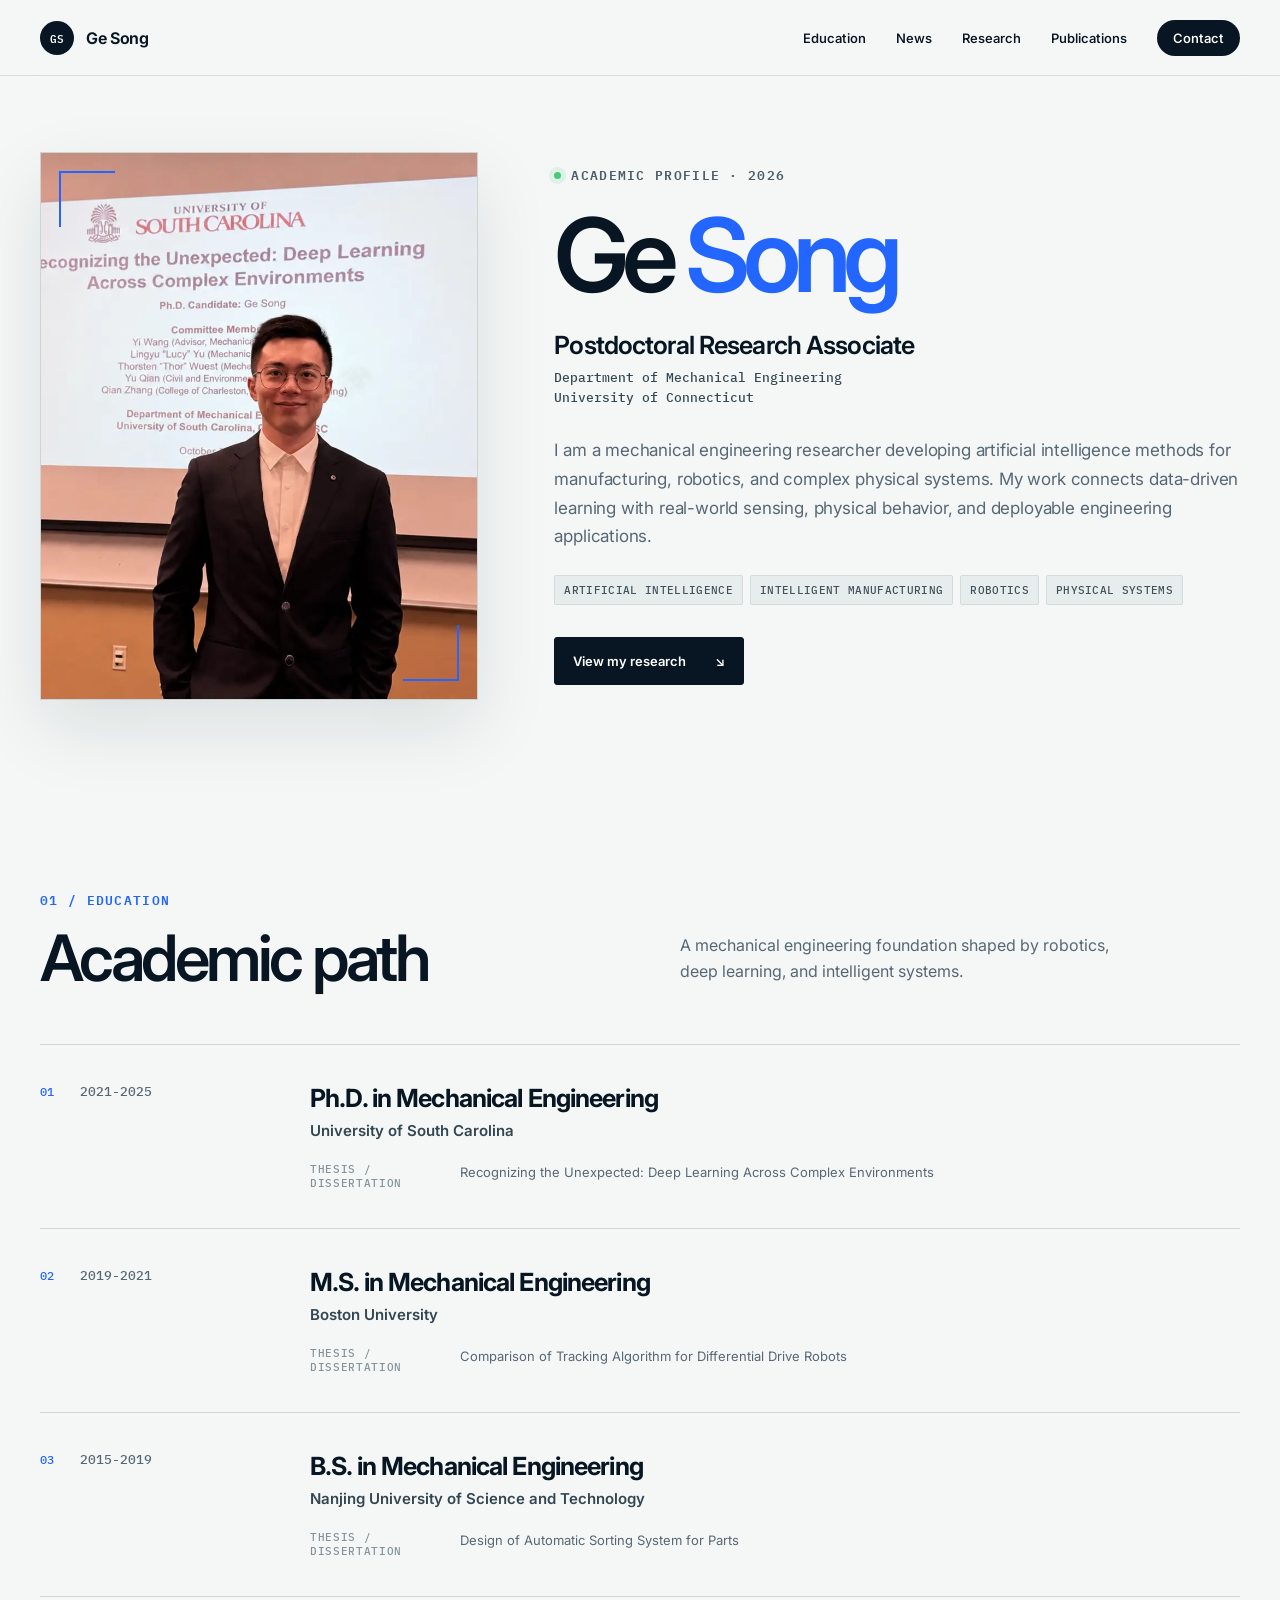
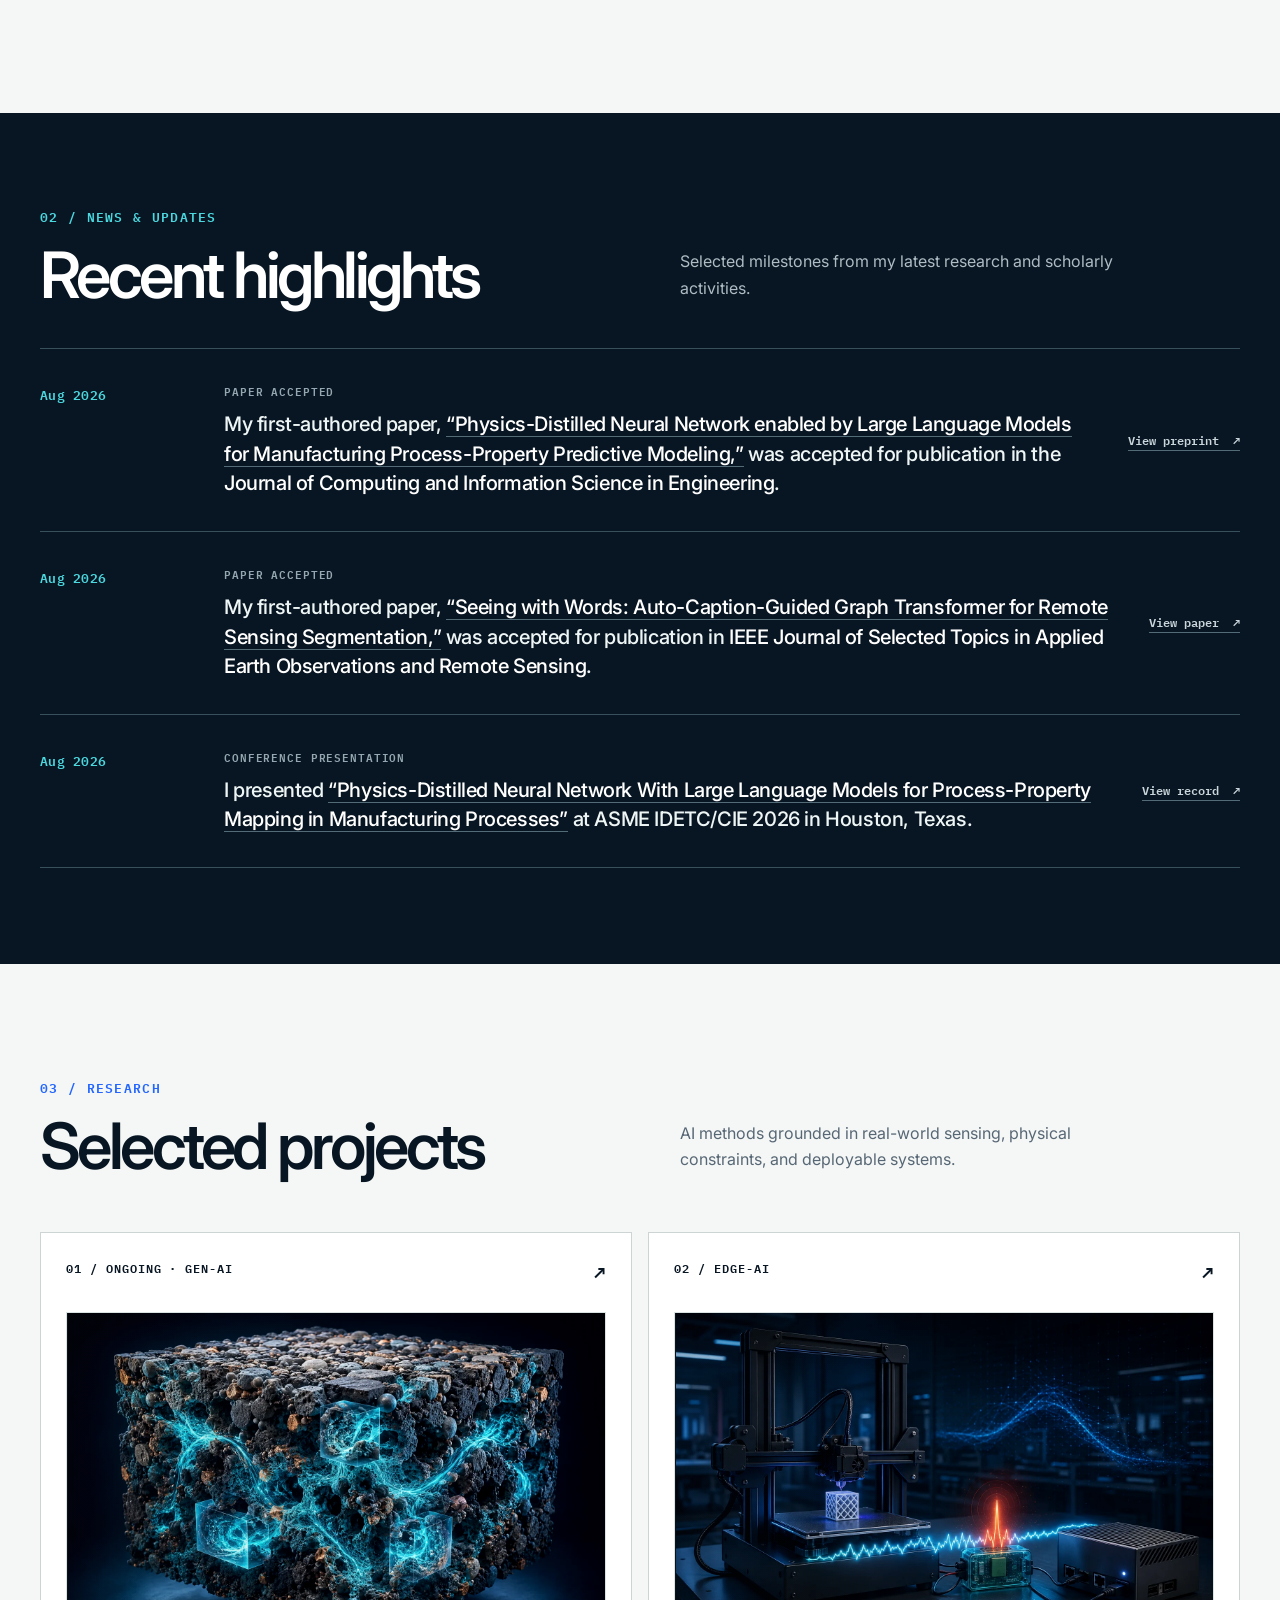
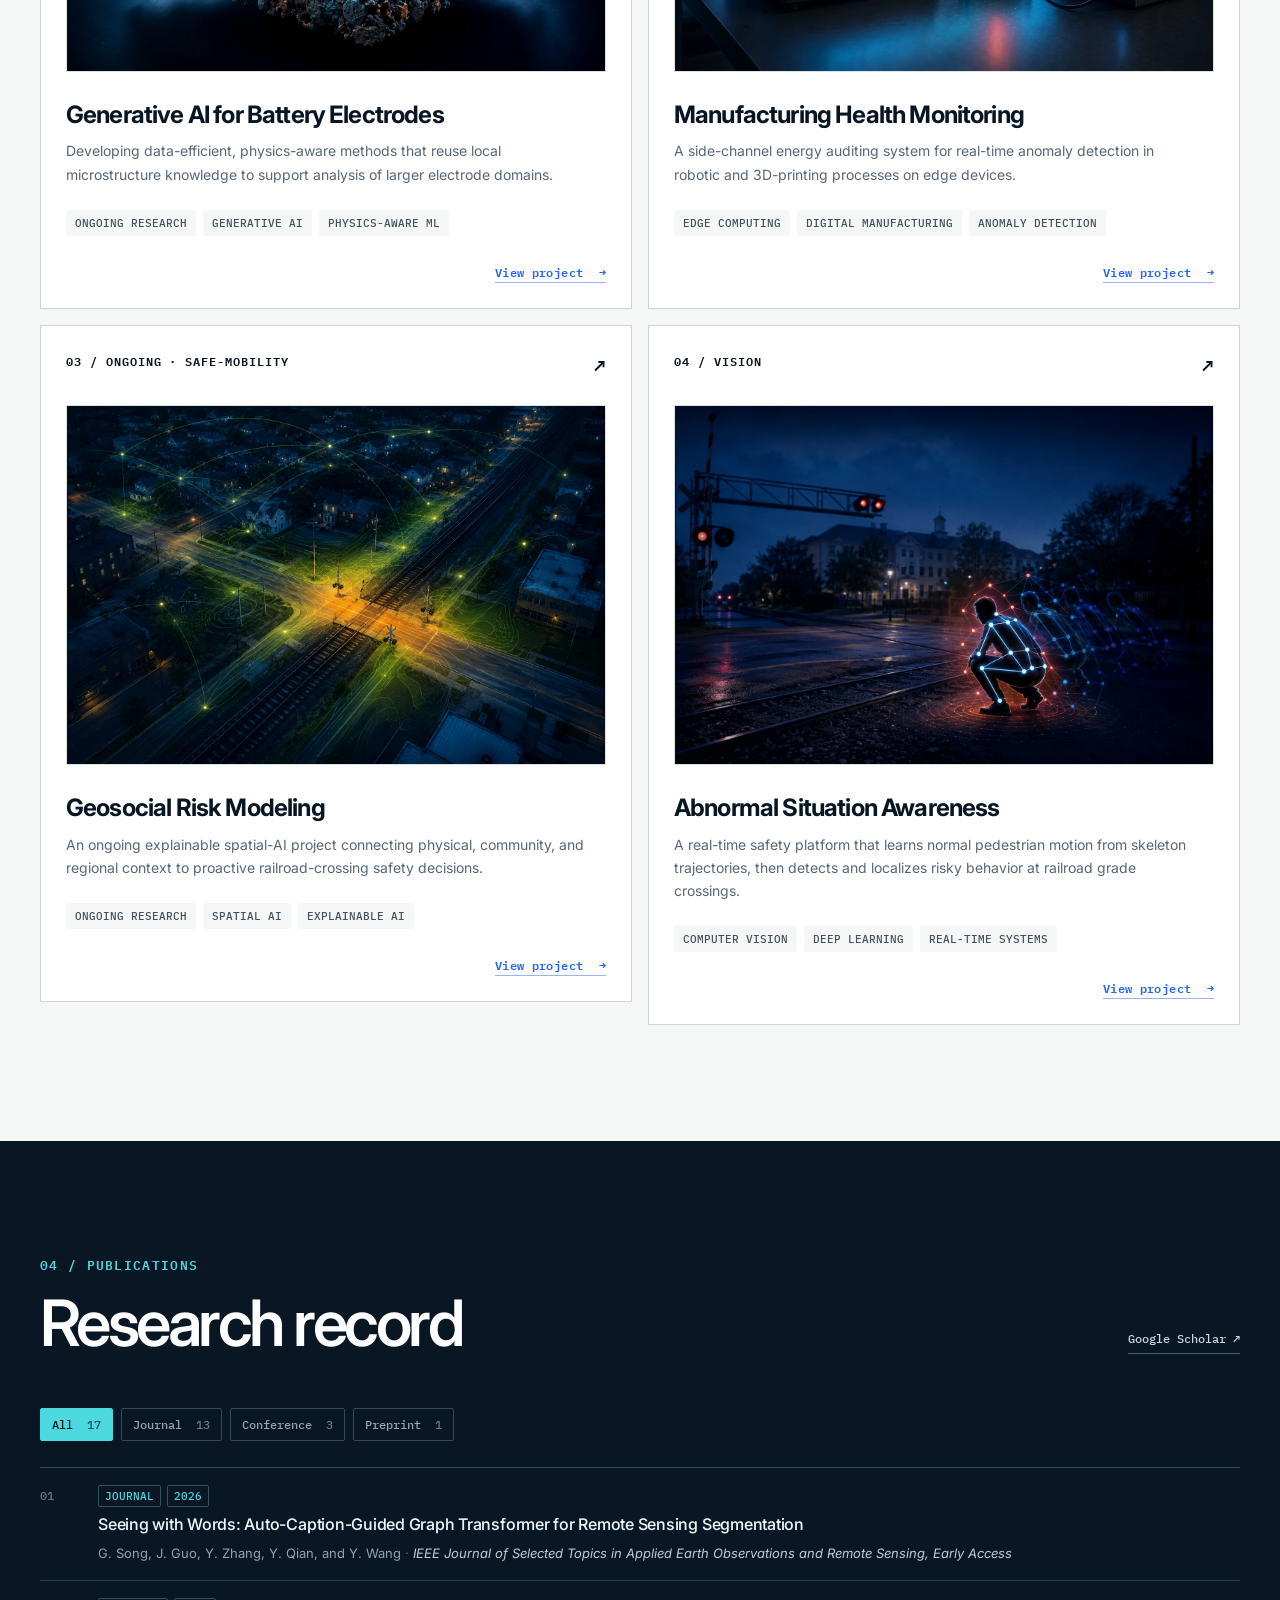
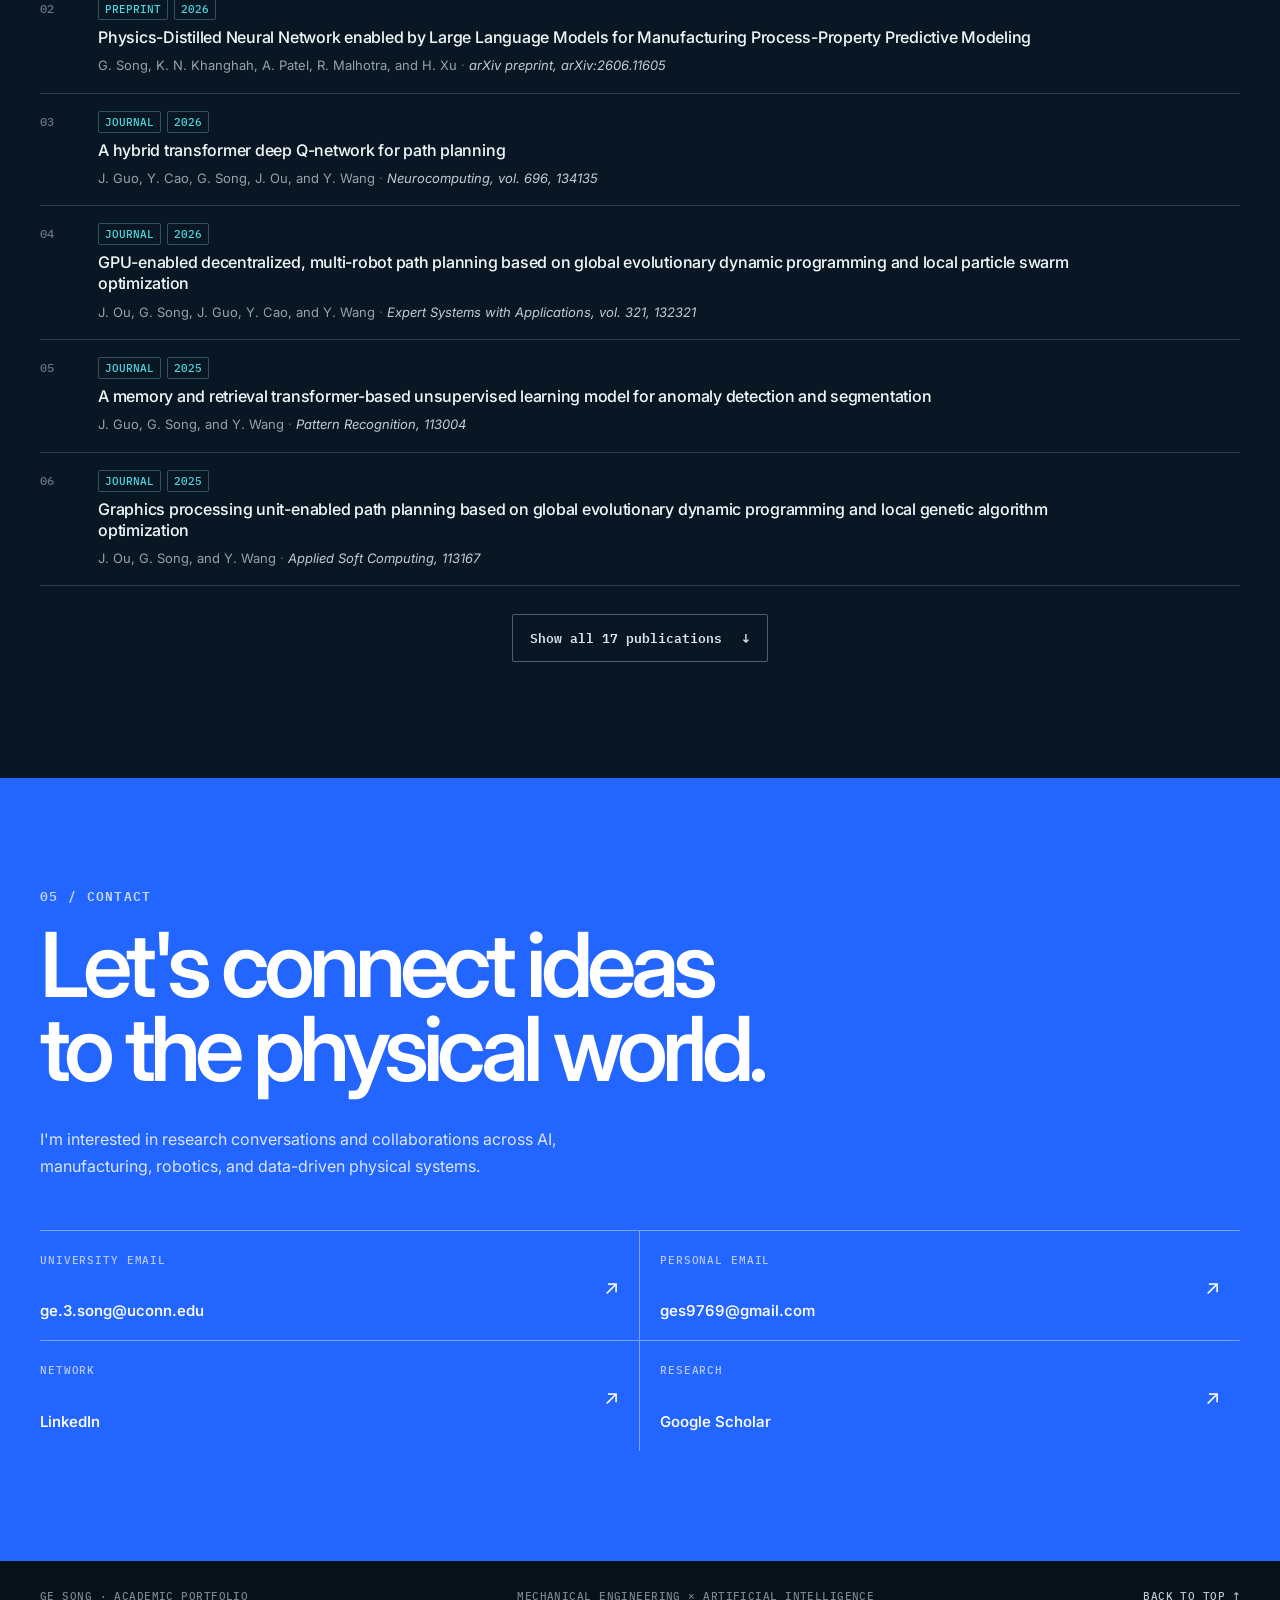
<file: index.html>
<!doctype html>
<html lang="en">
<head>
  <meta charset="utf-8">
  <meta name="viewport" content="width=device-width, initial-scale=1">
  <title>Ge Song | Academic Portfolio</title>
  <meta name="description" content="Ge Song is a postdoctoral research associate working at the intersection of artificial intelligence, manufacturing, robotics, and physical systems.">
  <meta name="author" content="Ge Song">
  <meta name="theme-color" content="#081522">
  <link rel="canonical" href="https://gsong-666.github.io/">
  <link rel="icon" href="favicon.svg" type="image/svg+xml">
  <link rel="preconnect" href="https://fonts.googleapis.com">
  <link rel="preconnect" href="https://fonts.gstatic.com" crossorigin>
  <link href="https://fonts.googleapis.com/css2?family=IBM+Plex+Mono:wght@400;500;600&family=Inter:wght@400;500;600;700&display=swap" rel="stylesheet">
  <link rel="stylesheet" href="styles.css?v=news-20260828">
  <script src="script.js" defer></script>
</head>
<body>
  <main>
    <header class="site-header">
      <a class="brand" href="#top" aria-label="Ge Song, home"><span class="brand-mark">GS</span><span>Ge Song</span></a>
      <nav aria-label="Primary navigation">
        <a href="#education">Education</a>
        <a href="#news">News</a>
        <a href="#research">Research</a>
        <a href="#publications">Publications</a>
        <a class="nav-contact" href="#contact">Contact</a>
      </nav>
    </header>

    <section class="hero section-shell" id="top">
      <div class="profile-panel" aria-hidden="true">
        <div class="portrait-frame"><img src="profile-photo.webp" alt="Portrait of Ge Song" width="800" height="1000"></div>
      </div>
      <div class="hero-copy">
        <p class="eyebrow"><span class="status-dot"></span>Academic profile · 2026</p>
        <h1>Ge <span>Song</span></h1>
        <p class="hero-role">Postdoctoral Research Associate</p>
        <p class="hero-affiliation">Department of Mechanical Engineering<br>University of Connecticut</p>
        <p class="hero-lede">I am a mechanical engineering researcher developing artificial intelligence methods for manufacturing, robotics, and complex physical systems. My work connects data-driven learning with real-world sensing, physical behavior, and deployable engineering applications.</p>
        <div class="profile-fields" aria-label="Research interests">
          <span>Artificial Intelligence</span>
          <span>Intelligent Manufacturing</span>
          <span>Robotics</span>
          <span>Physical Systems</span>
        </div>
        <div class="hero-actions">
          <a class="button button-primary" href="#research">View my research <span aria-hidden="true">↘</span></a>
        </div>
      </div>
    </section>


    <section class="section-shell section-block" id="education">
      <div class="section-heading"><div><p class="section-index">01 / EDUCATION</p><h2>Academic path</h2></div><p class="section-intro">A mechanical engineering foundation shaped by robotics, deep learning, and intelligent systems.</p></div>
      <div class="education-list">
        <article class="education-item"><div class="education-year"><span>01</span>2021-2025</div><div><h3>Ph.D. in Mechanical Engineering</h3><p class="school">University of South Carolina</p><p class="thesis"><span>Thesis / dissertation</span>Recognizing the Unexpected: Deep Learning Across Complex Environments</p></div></article>
        <article class="education-item"><div class="education-year"><span>02</span>2019-2021</div><div><h3>M.S. in Mechanical Engineering</h3><p class="school">Boston University</p><p class="thesis"><span>Thesis / dissertation</span>Comparison of Tracking Algorithm for Differential Drive Robots</p></div></article>
        <article class="education-item"><div class="education-year"><span>03</span>2015-2019</div><div><h3>B.S. in Mechanical Engineering</h3><p class="school">Nanjing University of Science and Technology</p><p class="thesis"><span>Thesis / dissertation</span>Design of Automatic Sorting System for Parts</p></div></article>
      </div>
    </section>

    <section class="news-section" id="news">
      <div class="section-shell section-block">
        <div class="section-heading news-heading">
          <div><p class="section-index">02 / NEWS &amp; UPDATES</p><h2>Recent highlights</h2></div>
          <p class="section-intro">Selected milestones from my latest research and scholarly activities.</p>
        </div>
        <div class="news-list">
          <article class="news-item news-item-featured">
            <time datetime="2026-08">Aug 2026</time>
            <div class="news-copy">
              <p class="news-type">Paper accepted</p>
              <h3>My first-authored paper, <a href="https://arxiv.org/abs/2606.11605" target="_blank" rel="noreferrer"><em>“Physics-Distilled Neural Network enabled by Large Language Models for Manufacturing Process-Property Predictive Modeling,”</em></a> was accepted for publication in the <em>Journal of Computing and Information Science in Engineering</em>.</h3>
            </div>
            <a class="news-link" href="https://arxiv.org/abs/2606.11605" target="_blank" rel="noreferrer" aria-label="View the Physics-Distilled Neural Network preprint on arXiv">View preprint <span aria-hidden="true">↗</span></a>
          </article>
          <article class="news-item news-item-featured">
            <time datetime="2026-08">Aug 2026</time>
            <div class="news-copy">
              <p class="news-type">Paper accepted</p>
              <h3>My first-authored paper, <a href="https://ieeexplore.ieee.org/document/11683306" target="_blank" rel="noreferrer"><em>“Seeing with Words: Auto-Caption-Guided Graph Transformer for Remote Sensing Segmentation,”</em></a> was accepted for publication in <em>IEEE Journal of Selected Topics in Applied Earth Observations and Remote Sensing</em>.</h3>
            </div>
            <a class="news-link" href="https://ieeexplore.ieee.org/document/11683306" target="_blank" rel="noreferrer" aria-label="View Seeing with Words on IEEE Xplore">View paper <span aria-hidden="true">↗</span></a>
          </article>
          <article class="news-item">
            <time datetime="2026-08">Aug 2026</time>
            <div class="news-copy">
              <p class="news-type">Conference presentation</p>
              <h3>I presented <a href="https://idetc.secure-platform.com/a/solicitations/280/sessiongallery/24089/application/191528" target="_blank" rel="noreferrer"><em>“Physics-Distilled Neural Network With Large Language Models for Process-Property Mapping in Manufacturing Processes”</em></a> at ASME IDETC/CIE 2026 in Houston, Texas.</h3>
            </div>
            <a class="news-link" href="https://idetc.secure-platform.com/a/solicitations/280/sessiongallery/24089/application/191528" target="_blank" rel="noreferrer" aria-label="View the official ASME conference presentation record">View record <span aria-hidden="true">↗</span></a>
          </article>
        </div>
      </div>
    </section>

    <section class="section-shell section-block" id="research">
      <div class="section-heading">
        <div><p class="section-index">03 / RESEARCH</p><h2>Selected projects</h2></div>
        <p class="section-intro">AI methods grounded in real-world sensing, physical constraints, and deployable systems.</p>
      </div>
      <div class="project-grid">
        <article class="project-card accent-cyan">
          <div class="card-top"><span>01 / ONGOING · GEN-AI</span><span aria-hidden="true">↗</span></div>
          <div class="project-graphic project-image">
            <img src="battery-electrodes-visual.webp" alt="Conceptual porous battery-electrode volume with physics-aware field information" width="1536" height="1024">
          </div>
          <h3>Generative AI for Battery Electrodes</h3>
          <p>Developing data-efficient, physics-aware methods that reuse local microstructure knowledge to support analysis of larger electrode domains.</p>
          <ul><li>Ongoing Research</li><li>Generative AI</li><li>Physics-Aware ML</li></ul>
          <a class="card-link" href="projects/battery-electrodes.html">View project <span aria-hidden="true">→</span></a>
        </article>
        <article class="project-card accent-blue">
          <div class="card-top"><span>02 / EDGE-AI</span><span aria-hidden="true">↗</span></div>
          <div class="project-graphic project-image">
            <img src="manufacturing-health-monitoring-visual.webp" alt="3D printer monitored through side-channel energy sensing and edge intelligence" width="1536" height="1024">
          </div>
          <h3>Manufacturing Health Monitoring</h3>
          <p>A side-channel energy auditing system for real-time anomaly detection in robotic and 3D-printing processes on edge devices.</p>
          <ul><li>Edge Computing</li><li>Digital Manufacturing</li><li>Anomaly Detection</li></ul>
          <a class="card-link" href="projects/manufacturing-health-monitoring.html">View project <span aria-hidden="true">→</span></a>
        </article>
        <article class="project-card accent-lime">
          <div class="card-top"><span>03 / ONGOING · SAFE-MOBILITY</span><span aria-hidden="true">↗</span></div>
          <div class="project-graphic project-image">
            <img src="geosocial-risk-modeling-visual.webp" alt="Conceptual geosocial risk landscape surrounding an urban railroad grade crossing" width="1536" height="1024">
          </div>
          <h3>Geosocial Risk Modeling</h3>
          <p>An ongoing explainable spatial-AI project connecting physical, community, and regional context to proactive railroad-crossing safety decisions.</p>
          <ul><li>Ongoing Research</li><li>Spatial AI</li><li>Explainable AI</li></ul>
          <a class="card-link" href="projects/geosocial-risk-modeling.html">View project <span aria-hidden="true">→</span></a>
        </article>
        <article class="project-card accent-violet">
          <div class="card-top"><span>04 / VISION</span><span aria-hidden="true">↗</span></div>
          <div class="project-graphic project-image">
            <img src="abnormal-awareness-hero-v2.webp" alt="Concept illustration of spatial-temporal pedestrian motion analysis at a railroad grade crossing" width="1440" height="960">
          </div>
          <h3>Abnormal Situation Awareness</h3>
          <p>A real-time safety platform that learns normal pedestrian motion from skeleton trajectories, then detects and localizes risky behavior at railroad grade crossings.</p>
          <ul><li>Computer Vision</li><li>Deep Learning</li><li>Real-time Systems</li></ul>
          <a class="card-link" href="projects/abnormal-situation-awareness.html">View project <span aria-hidden="true">→</span></a>
        </article>
      </div>
    </section>

    <section class="publication-section" id="publications">
      <div class="section-shell section-block">
        <div class="section-heading light-heading">
          <div><p class="section-index">04 / PUBLICATIONS</p><h2>Research record</h2></div>
          <a class="scholar-link" href="https://scholar.google.com/citations?hl=en&amp;user=4x4O2fMAAAAJ" target="_blank" rel="noreferrer">Google Scholar <span aria-hidden="true">↗</span></a>
        </div>
        <div class="pub-toolbar" role="group" aria-label="Filter publications">
          <button class="active" type="button" data-filter="All" aria-pressed="true">All <span>17</span></button>
          <button type="button" data-filter="Journal" aria-pressed="false">Journal <span>13</span></button>
          <button type="button" data-filter="Conference" aria-pressed="false">Conference <span>3</span></button>
          <button type="button" data-filter="Preprint" aria-pressed="false">Preprint <span>1</span></button>
        </div>
        <div class="publication-list" aria-live="polite">
          <article class="publication" data-kind="Journal"><span class="pub-number">01</span><div class="pub-main"><div class="pub-meta"><span>Journal</span><span>2026</span></div><h3><a href="https://ieeexplore.ieee.org/document/11683306" target="_blank" rel="noreferrer">Seeing with Words: Auto-Caption-Guided Graph Transformer for Remote Sensing Segmentation</a></h3><p class="authors">G. Song, J. Guo, Y. Zhang, Y. Qian, and Y. Wang</p><p class="venue">IEEE Journal of Selected Topics in Applied Earth Observations and Remote Sensing, Early Access</p></div></article>
          <article class="publication" data-kind="Preprint"><span class="pub-number">02</span><div class="pub-main"><div class="pub-meta"><span>Preprint</span><span>2026</span></div><h3><a href="https://arxiv.org/abs/2606.11605" target="_blank" rel="noreferrer">Physics-Distilled Neural Network enabled by Large Language Models for Manufacturing Process-Property Predictive Modeling</a></h3><p class="authors">G. Song, K. N. Khanghah, A. Patel, R. Malhotra, and H. Xu</p><p class="venue">arXiv preprint, arXiv:2606.11605</p></div></article>
          <article class="publication" data-kind="Journal"><span class="pub-number">03</span><div class="pub-main"><div class="pub-meta"><span>Journal</span><span>2026</span></div><h3><a href="https://doi.org/10.1016/j.neucom.2026.134135" target="_blank" rel="noreferrer">A hybrid transformer deep Q-network for path planning</a></h3><p class="authors">J. Guo, Y. Cao, G. Song, J. Ou, and Y. Wang</p><p class="venue">Neurocomputing, vol. 696, 134135</p></div></article>
          <article class="publication" data-kind="Journal"><span class="pub-number">04</span><div class="pub-main"><div class="pub-meta"><span>Journal</span><span>2026</span></div><h3>GPU-enabled decentralized, multi-robot path planning based on global evolutionary dynamic programming and local particle swarm optimization</h3><p class="authors">J. Ou, G. Song, J. Guo, Y. Cao, and Y. Wang</p><p class="venue">Expert Systems with Applications, vol. 321, 132321</p></div></article>
          <article class="publication" data-kind="Journal"><span class="pub-number">05</span><div class="pub-main"><div class="pub-meta"><span>Journal</span><span>2025</span></div><h3>A memory and retrieval transformer-based unsupervised learning model for anomaly detection and segmentation</h3><p class="authors">J. Guo, G. Song, and Y. Wang</p><p class="venue">Pattern Recognition, 113004</p></div></article>
          <article class="publication" data-kind="Journal"><span class="pub-number">06</span><div class="pub-main"><div class="pub-meta"><span>Journal</span><span>2025</span></div><h3>Graphics processing unit-enabled path planning based on global evolutionary dynamic programming and local genetic algorithm optimization</h3><p class="authors">J. Ou, G. Song, and Y. Wang</p><p class="venue">Applied Soft Computing, 113167</p></div></article>
          <article class="publication" data-kind="Journal"><span class="pub-number">07</span><div class="pub-main"><div class="pub-meta"><span>Journal</span><span>2025</span></div><h3><a href="https://doi.org/10.1007/s00170-025-16098-2" target="_blank" rel="noreferrer">An energy auditing system based on learnable positional embedding and edge computing for in-situ monitoring of 3D printing processes</a></h3><p class="authors">G. Song, J. Ou, Y. Cao, and Y. Wang</p><p class="venue">The International Journal of Advanced Manufacturing Technology, 1-17</p></div></article>
          <article class="publication" data-kind="Journal"><span class="pub-number">08</span><div class="pub-main"><div class="pub-meta"><span>Journal</span><span>2025</span></div><h3><a href="https://doi.org/10.1007/s10044-024-01382-w" target="_blank" rel="noreferrer">STGCN-PAD: A spatial-temporal graph convolutional network for detecting abnormal pedestrian motion patterns at grade crossings</a></h3><p class="authors">G. Song, Y. Qian, and Y. Wang</p><p class="venue">Pattern Analysis and Applications, vol. 28, article 2</p></div></article>
          <article class="publication" data-kind="Conference"><span class="pub-number">09</span><div class="pub-main"><div class="pub-meta"><span>Conference</span><span>2025</span></div><h3>A dual-contrastive-attention transformer for unsupervised anomaly detection in Lamb waves structural health monitoring</h3><p class="authors">J. Guo et al.</p><p class="venue">Annual Conference of the PHM Society, vol. 17</p></div></article>
          <article class="publication" data-kind="Journal"><span class="pub-number">10</span><div class="pub-main"><div class="pub-meta"><span>Journal</span><span>2024</span></div><h3><a href="https://doi.org/10.3390/app14146202" target="_blank" rel="noreferrer">U-TFF: A U-Net-based anomaly detection framework for robotic manipulator energy consumption auditing using fast Fourier transform</a></h3><p class="authors">G. Song, S. H. Hong, T. Kyzer, and Y. Wang</p><p class="venue">Applied Sciences, vol. 14, no. 14, 6202</p></div></article>
          <article class="publication" data-kind="Journal"><span class="pub-number">11</span><div class="pub-main"><div class="pub-meta"><span>Journal</span><span>2024</span></div><h3>Narrowing signal distribution by adamantane derivatization for amino acid identification using an alpha-hemolysin nanopore</h3><p class="authors">X. Wei et al.</p><p class="venue">Nano Letters, vol. 24, no. 5, 1494-1501</p></div></article>
          <article class="publication" data-kind="Journal"><span class="pub-number">12</span><div class="pub-main"><div class="pub-meta"><span>Journal</span><span>2023</span></div><h3>Hybrid path planning based on adaptive visibility graph initialization and edge computing for mobile robots</h3><p class="authors">J. Ou, S. H. Hong, G. Song, and Y. Wang</p><p class="venue">Engineering Applications of Artificial Intelligence, vol. 126, 107110</p></div></article>
          <article class="publication" data-kind="Journal"><span class="pub-number">13</span><div class="pub-main"><div class="pub-meta"><span>Journal</span><span>2023</span></div><h3><a href="https://doi.org/10.1016/j.future.2023.07.034" target="_blank" rel="noreferrer">Energy consumption auditing based on a generative adversarial network for anomaly detection of robotic manipulators</a></h3><p class="authors">G. Song, S. H. Hong, T. Kyzer, and Y. Wang</p><p class="venue">Future Generation Computer Systems, vol. 149, 376-389</p></div></article>
          <article class="publication" data-kind="Journal"><span class="pub-number">14</span><div class="pub-main"><div class="pub-meta"><span>Journal</span><span>2023</span></div><h3><a href="https://doi.org/10.1007/s10489-023-04639-9" target="_blank" rel="noreferrer">Analysis of abnormal pedestrian behaviors at grade crossings based on semi-supervised generative adversarial networks</a></h3><p class="authors">G. Song, Y. Qian, and Y. Wang</p><p class="venue">Applied Intelligence, vol. 53, no. 19, 21676-21691</p></div></article>
          <article class="publication" data-kind="Conference"><span class="pub-number">15</span><div class="pub-main"><div class="pub-meta"><span>Conference</span><span>2023</span></div><h3>An energy consumption auditing anomaly detection system of robotic manipulators based on a generative adversarial network</h3><p class="authors">G. Song, S. H. Hong, T. Kyzer, and Y. Wang</p><p class="venue">Annual Conference of the PHM Society, vol. 15</p></div></article>
          <article class="publication" data-kind="Conference"><span class="pub-number">16</span><div class="pub-main"><div class="pub-meta"><span>Conference</span><span>2023</span></div><h3>A deep generative adversarial network (GAN)-enabled abnormal pedestrian behavior detection at grade crossings</h3><p class="authors">G. Song, Y. Qian, and Y. Wang</p><p class="venue">IEEE SoutheastCon 2023, 677-684</p></div></article>
          <article class="publication" data-kind="Journal"><span class="pub-number">17</span><div class="pub-main"><div class="pub-meta"><span>Journal</span><span>2022</span></div><h3><a href="https://doi.org/10.1007/s00521-022-07660-0" target="_blank" rel="noreferrer">A deep learning framework for detecting and localizing abnormal pedestrian behaviors at grade crossings</a></h3><p class="authors">Z. Jiang, G. Song, Y. Qian, and Y. Wang</p><p class="venue">Neural Computing and Applications, vol. 34, no. 24, 22099-22113</p></div></article>
        </div>
        <div class="publication-more">
          <button id="publication-toggle" type="button" aria-expanded="false">Show all 17 publications <span aria-hidden="true">↓</span></button>
        </div>
      </div>
    </section>


    <section class="contact-section" id="contact">
      <div class="section-shell contact-inner">
        <p class="section-index">05 / CONTACT</p><h2>Let's connect ideas<br>to the physical world.</h2>
        <p>I'm interested in research conversations and collaborations across AI, manufacturing, robotics, and data-driven physical systems.</p>
        <div class="contact-links">
          <a href="mailto:ge.3.song@uconn.edu"><span>University email</span><strong>ge.3.song@uconn.edu</strong><i aria-hidden="true">↗</i></a>
          <a href="mailto:ges9769@gmail.com"><span>Personal email</span><strong>ges9769@gmail.com</strong><i aria-hidden="true">↗</i></a>
          <a href="https://www.linkedin.com/in/ge-song-26b887205/" target="_blank" rel="noreferrer"><span>Network</span><strong>LinkedIn</strong><i aria-hidden="true">↗</i></a>
          <a href="https://scholar.google.com/citations?hl=en&amp;user=4x4O2fMAAAAJ" target="_blank" rel="noreferrer"><span>Research</span><strong>Google Scholar</strong><i aria-hidden="true">↗</i></a>
        </div>
      </div>
    </section>
    <footer><span>Ge Song · Academic Portfolio</span><span>Mechanical Engineering × Artificial Intelligence</span><a href="#top">Back to top ↑</a></footer>
  </main>
</body>
</html>
</file>
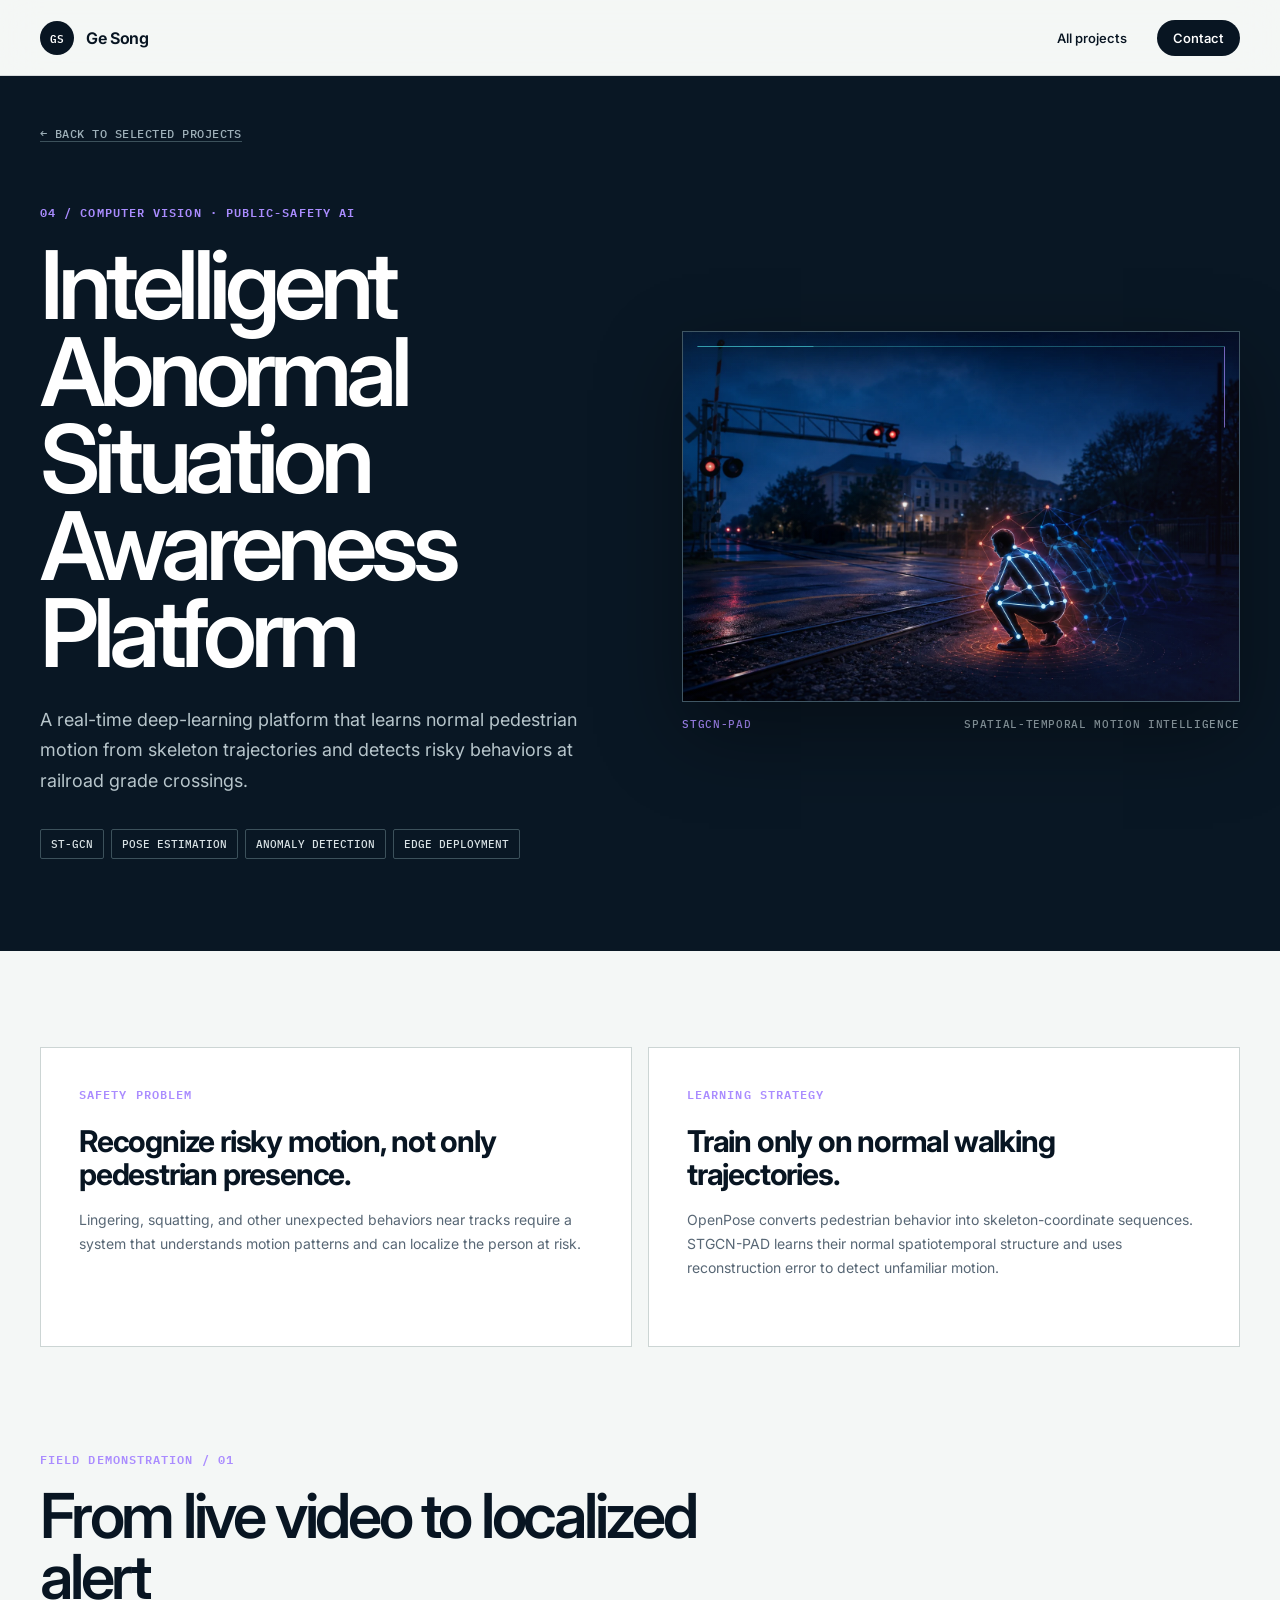
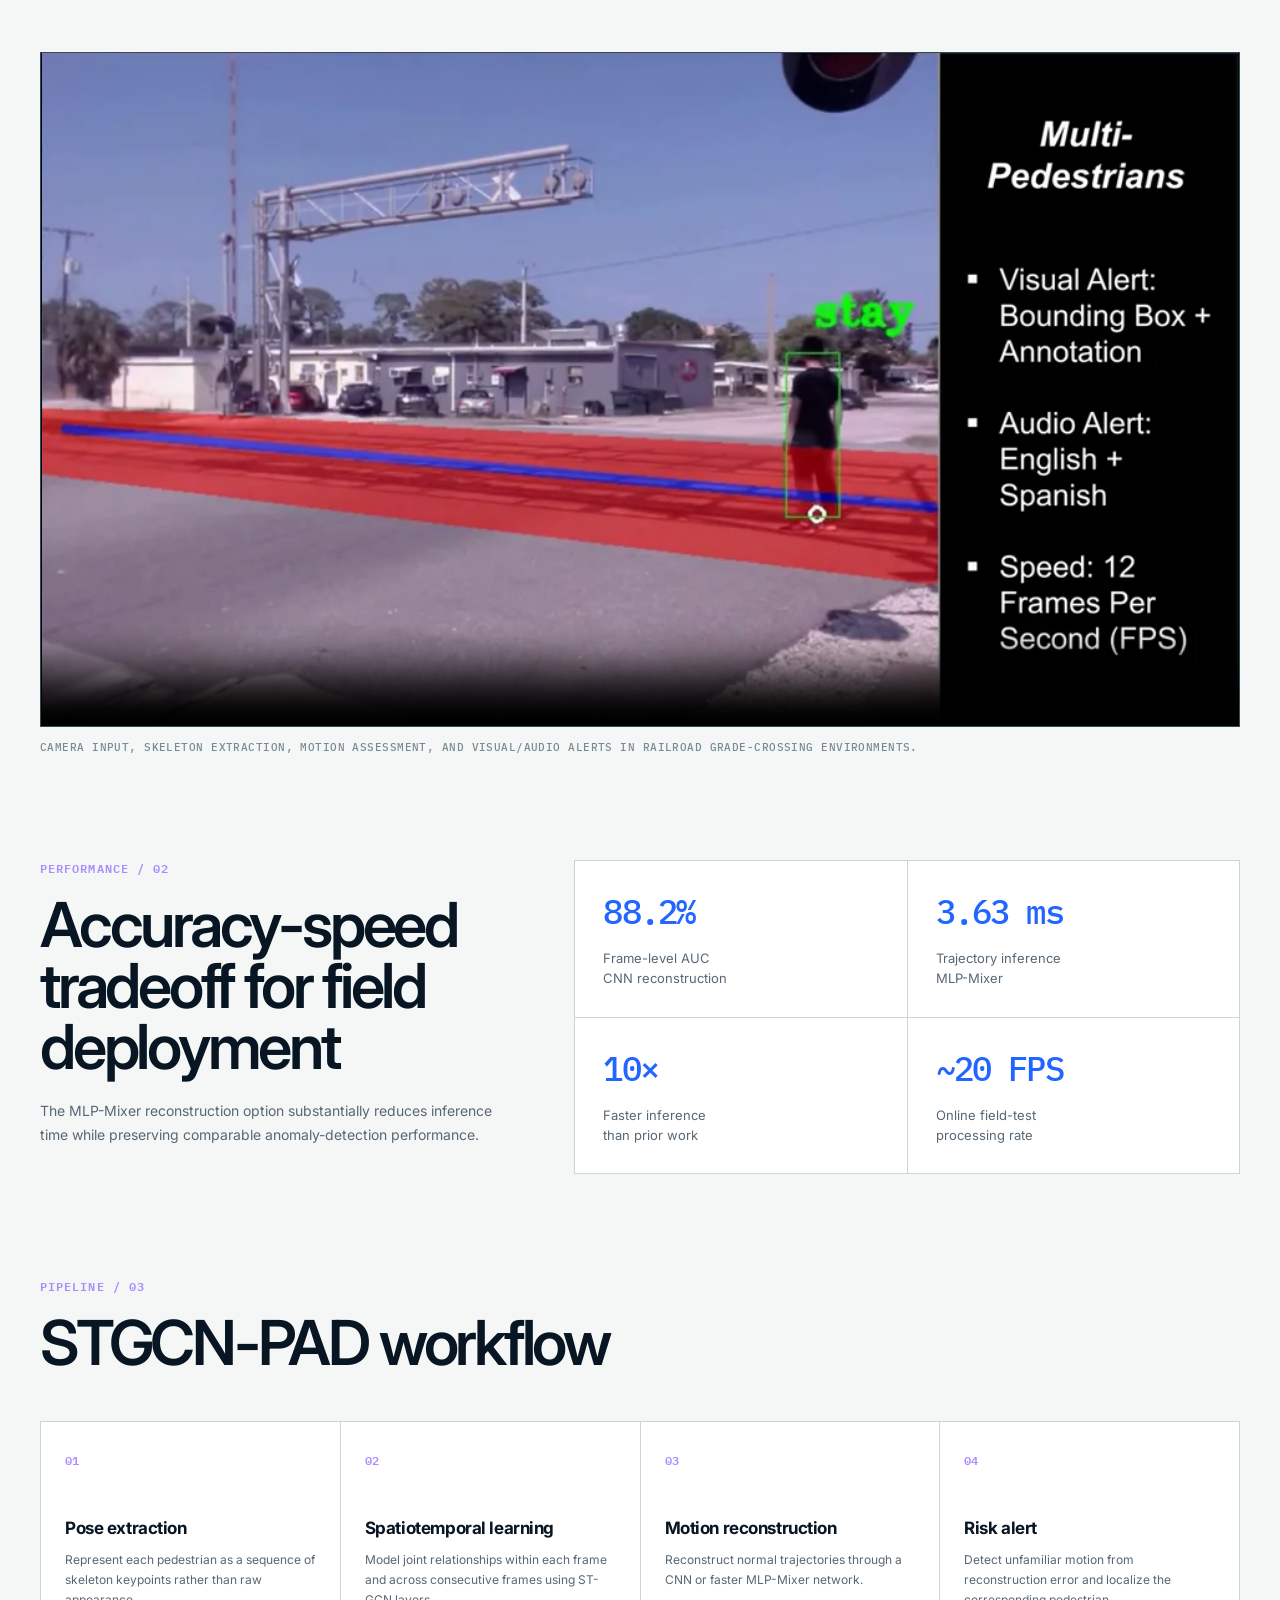
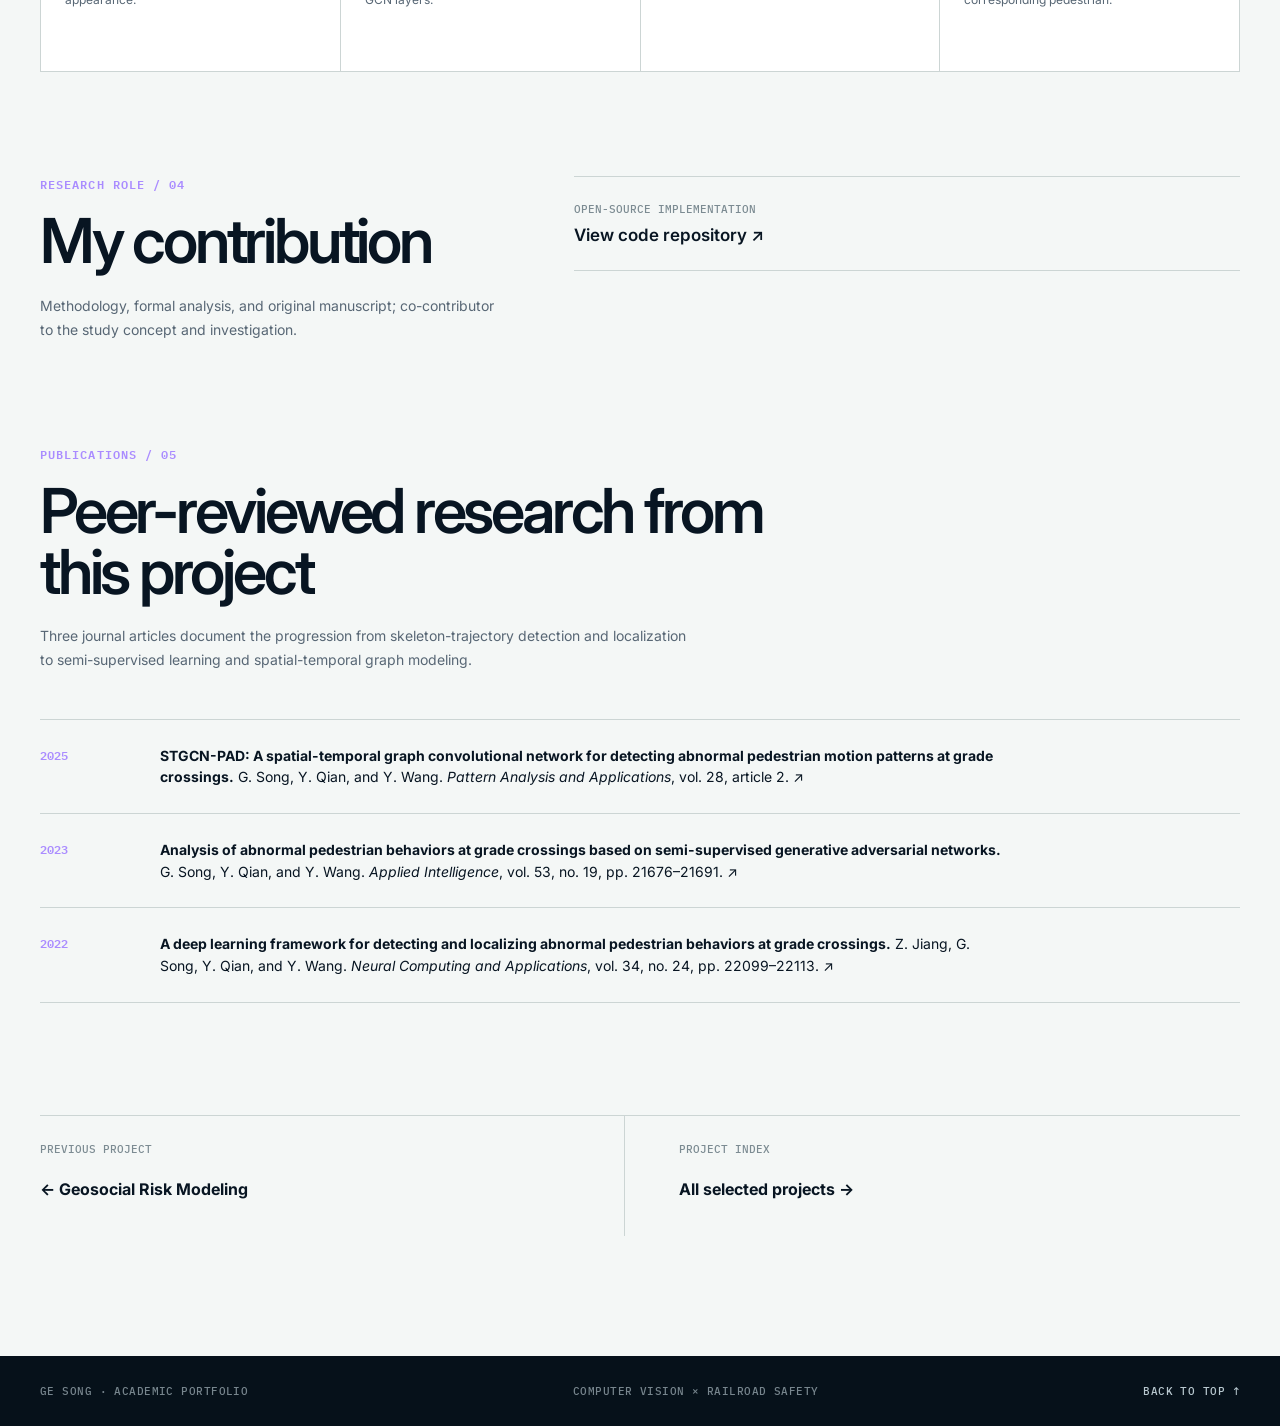
<file: projects/abnormal-situation-awareness.html>
<!doctype html>
<html lang="en">
<head>
  <meta charset="utf-8">
  <meta name="viewport" content="width=device-width, initial-scale=1">
  <title>Abnormal Situation Awareness | Ge Song</title>
  <meta name="description" content="Ge Song's STGCN-PAD platform for real-time detection and localization of abnormal pedestrian motion at railroad grade crossings.">
  <meta name="author" content="Ge Song">
  <meta name="theme-color" content="#081522">
  <link rel="canonical" href="https://gsong-666.github.io/projects/abnormal-situation-awareness.html">
  <link rel="icon" href="../favicon.svg" type="image/svg+xml">
  <link rel="preconnect" href="https://fonts.googleapis.com">
  <link rel="preconnect" href="https://fonts.gstatic.com" crossorigin>
  <link href="https://fonts.googleapis.com/css2?family=IBM+Plex+Mono:wght@400;500;600&family=Inter:wght@400;500;600;700&display=swap" rel="stylesheet">
  <link rel="stylesheet" href="../styles.css?v=08e674d2">
</head>
<body class="project-detail-page project-accent-violet" id="top">
  <header class="site-header">
    <a class="brand" href="../index.html" aria-label="Ge Song, home"><span class="brand-mark">GS</span><span>Ge Song</span></a>
    <nav aria-label="Project navigation"><a href="../index.html#research">All projects</a><a class="nav-contact" href="../index.html#contact">Contact</a></nav>
  </header>
  <main>
    <section class="project-detail-hero">
      <div class="section-shell">
        <a class="back-link" href="../index.html#research">← Back to selected projects</a>
        <div class="project-hero-grid project-hero-grid-art">
          <div>
            <p class="project-kicker">04 / Computer vision · Public-safety AI</p>
            <h1>Intelligent Abnormal Situation Awareness Platform</h1>
            <p class="project-detail-lede">A real-time deep-learning platform that learns normal pedestrian motion from skeleton trajectories and detects risky behaviors at railroad grade crossings.</p>
            <ul class="project-tags"><li>ST-GCN</li><li>Pose Estimation</li><li>Anomaly Detection</li><li>Edge Deployment</li></ul>
          </div>
          <figure class="project-hero-art">
            <div class="project-hero-art-frame">
              <img src="../abnormal-awareness-hero-v2.webp" alt="Concept illustration of spatial-temporal skeleton analysis detecting a squatting pedestrian at a railroad grade crossing" width="1440" height="960" style="display:block;width:100%;max-width:100%;height:auto">
            </div>
            <figcaption><span>STGCN-PAD</span><span>Spatial-temporal motion intelligence</span></figcaption>
          </figure>
        </div>
      </div>
    </section>

    <div class="section-shell project-detail-content">
      <section class="project-overview" aria-label="Project overview">
        <article><p class="detail-label">Safety problem</p><h2>Recognize risky motion, not only pedestrian presence.</h2><p>Lingering, squatting, and other unexpected behaviors near tracks require a system that understands motion patterns and can localize the person at risk.</p></article>
        <article><p class="detail-label">Learning strategy</p><h2>Train only on normal walking trajectories.</h2><p>OpenPose converts pedestrian behavior into skeleton-coordinate sequences. STGCN-PAD learns their normal spatiotemporal structure and uses reconstruction error to detect unfamiliar motion.</p></article>
      </section>

      <section class="project-video-section" aria-label="Project demonstration">
        <div class="detail-heading"><p class="detail-label">Field demonstration / 01</p><h2>From live video to localized alert</h2></div>
        <video controls preload="metadata" poster="../abnormal-situation-awareness.webp" aria-label="Demonstration of the abnormal situation awareness platform">
          <source src="../abnormal-situation-awareness.mp4" type="video/mp4">
          Your browser does not support embedded video.
        </video>
        <p class="media-caption">Camera input, skeleton extraction, motion assessment, and visual/audio alerts in railroad grade-crossing environments.</p>
      </section>

      <section class="project-detail-section detail-split">
        <div class="detail-heading"><p class="detail-label">Performance / 02</p><h2>Accuracy-speed tradeoff for field deployment</h2><p>The MLP-Mixer reconstruction option substantially reduces inference time while preserving comparable anomaly-detection performance.</p></div>
        <dl class="detail-metrics">
          <div><dt>88.2%</dt><dd>Frame-level AUC<br>CNN reconstruction</dd></div>
          <div><dt>3.63 ms</dt><dd>Trajectory inference<br>MLP-Mixer</dd></div>
          <div><dt>10×</dt><dd>Faster inference<br>than prior work</dd></div>
          <div><dt>~20 FPS</dt><dd>Online field-test<br>processing rate</dd></div>
        </dl>
      </section>

      <section class="project-detail-section">
        <div class="detail-heading"><p class="detail-label">Pipeline / 03</p><h2>STGCN-PAD workflow</h2></div>
        <ol class="detail-steps">
          <li><span>01</span><h3>Pose extraction</h3><p>Represent each pedestrian as a sequence of skeleton keypoints rather than raw appearance.</p></li>
          <li><span>02</span><h3>Spatiotemporal learning</h3><p>Model joint relationships within each frame and across consecutive frames using ST-GCN layers.</p></li>
          <li><span>03</span><h3>Motion reconstruction</h3><p>Reconstruct normal trajectories through a CNN or faster MLP-Mixer network.</p></li>
          <li><span>04</span><h3>Risk alert</h3><p>Detect unfamiliar motion from reconstruction error and localize the corresponding pedestrian.</p></li>
        </ol>
      </section>

      <section class="project-detail-section detail-split">
        <div class="detail-heading"><p class="detail-label">Research role / 04</p><h2>My contribution</h2><p>Methodology, formal analysis, and original manuscript; co-contributor to the study concept and investigation.</p></div>
        <div class="project-links"><a href="https://github.com/iMSEL-USC/GNN_gradecrossing" target="_blank" rel="noreferrer"><span>Open-source implementation</span><strong>View code repository ↗</strong></a></div>
      </section>

      <section class="project-detail-section" aria-labelledby="project-publications-title">
        <div class="detail-heading">
          <p class="detail-label">Publications / 05</p>
          <h2 id="project-publications-title">Peer-reviewed research from this project</h2>
          <p>Three journal articles document the progression from skeleton-trajectory detection and localization to semi-supervised learning and spatial-temporal graph modeling.</p>
        </div>
        <ul class="project-publications">
          <li><span>2025</span><p><a href="https://doi.org/10.1007/s10044-024-01382-w" target="_blank" rel="noreferrer"><strong>STGCN-PAD: A spatial-temporal graph convolutional network for detecting abnormal pedestrian motion patterns at grade crossings.</strong> G. Song, Y. Qian, and Y. Wang. <em>Pattern Analysis and Applications</em>, vol. 28, article 2. ↗</a></p></li>
          <li><span>2023</span><p><a href="https://doi.org/10.1007/s10489-023-04639-9" target="_blank" rel="noreferrer"><strong>Analysis of abnormal pedestrian behaviors at grade crossings based on semi-supervised generative adversarial networks.</strong> G. Song, Y. Qian, and Y. Wang. <em>Applied Intelligence</em>, vol. 53, no. 19, pp. 21676–21691. ↗</a></p></li>
          <li><span>2022</span><p><a href="https://doi.org/10.1007/s00521-022-07660-0" target="_blank" rel="noreferrer"><strong>A deep learning framework for detecting and localizing abnormal pedestrian behaviors at grade crossings.</strong> Z. Jiang, G. Song, Y. Qian, and Y. Wang. <em>Neural Computing and Applications</em>, vol. 34, no. 24, pp. 22099–22113. ↗</a></p></li>
        </ul>
      </section>

      <nav class="project-next" aria-label="More projects"><a href="geosocial-risk-modeling.html"><span>Previous project</span><strong>← Geosocial Risk Modeling</strong></a><a href="../index.html#research"><span>Project index</span><strong>All selected projects →</strong></a></nav>
    </div>
  </main>
  <footer><span>Ge Song · Academic Portfolio</span><span>Computer Vision × Railroad Safety</span><a href="#top">Back to top ↑</a></footer>
</body>
</html>
</file>
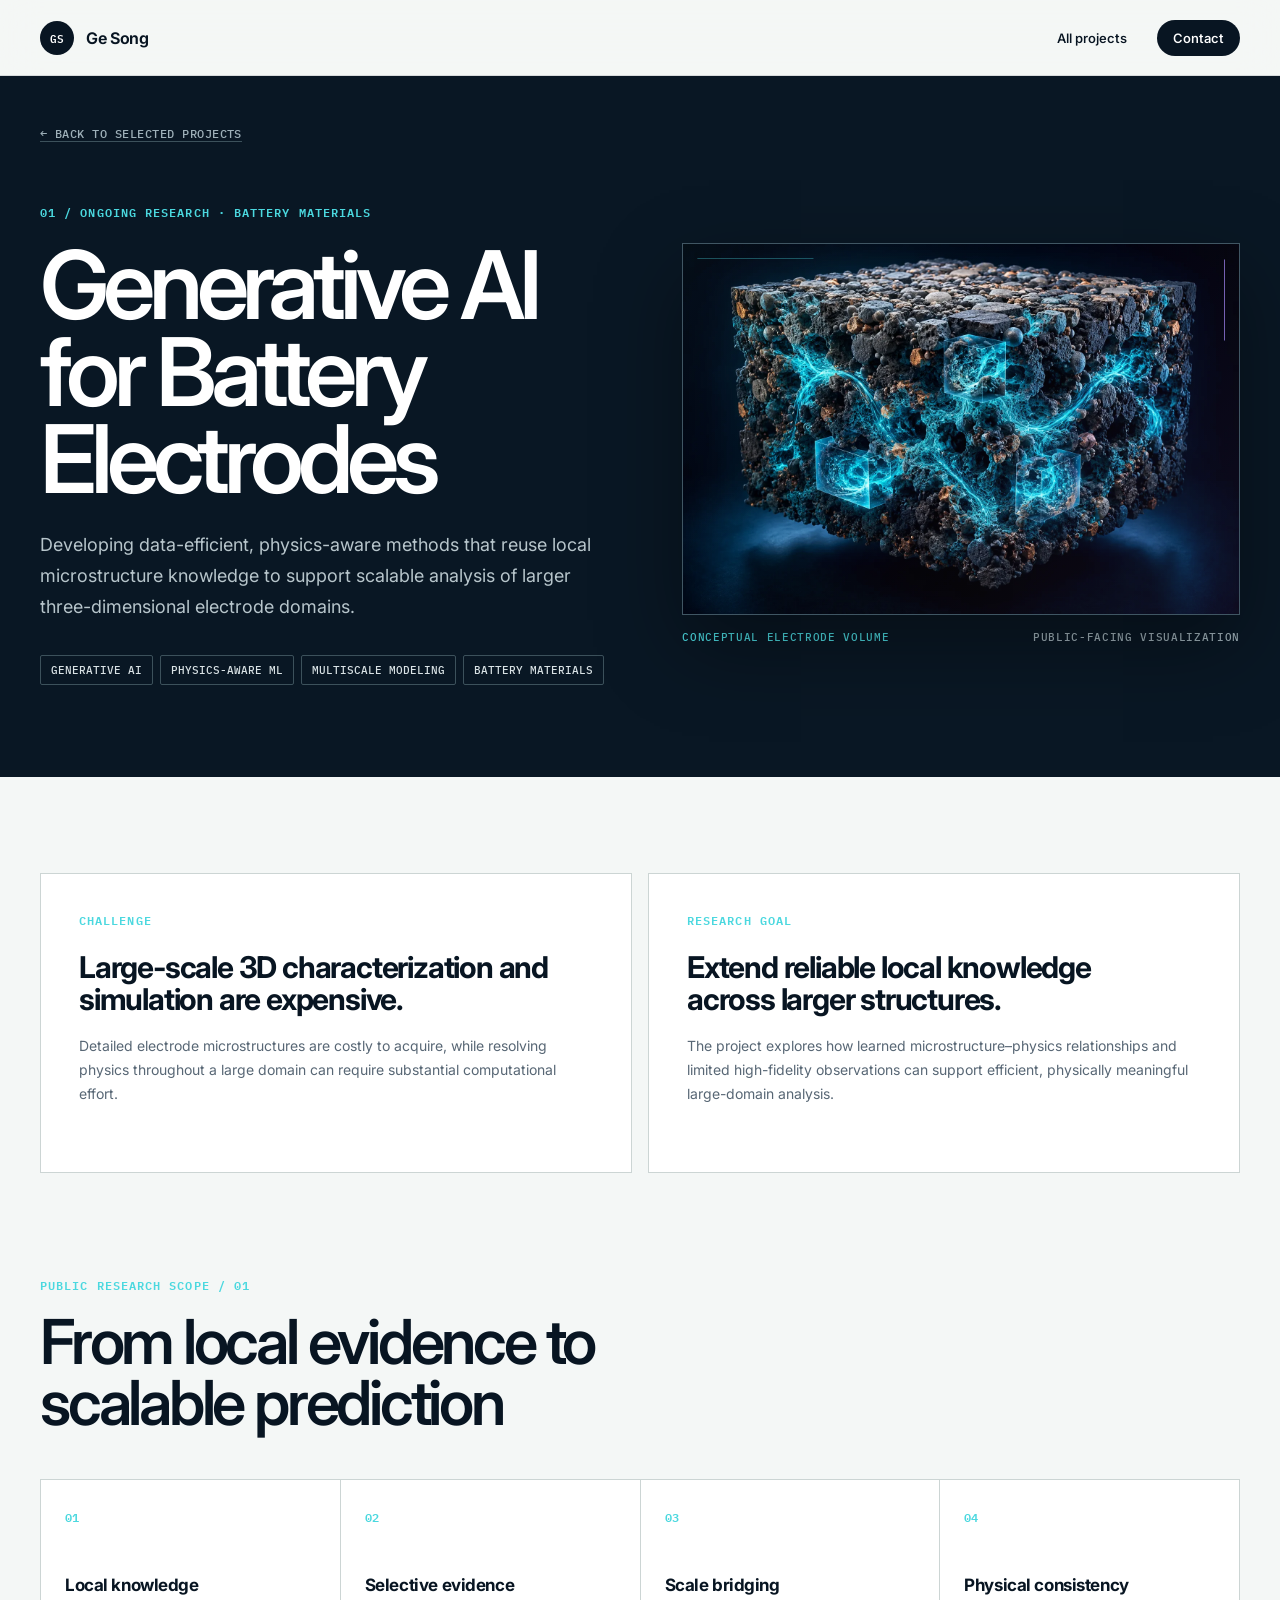
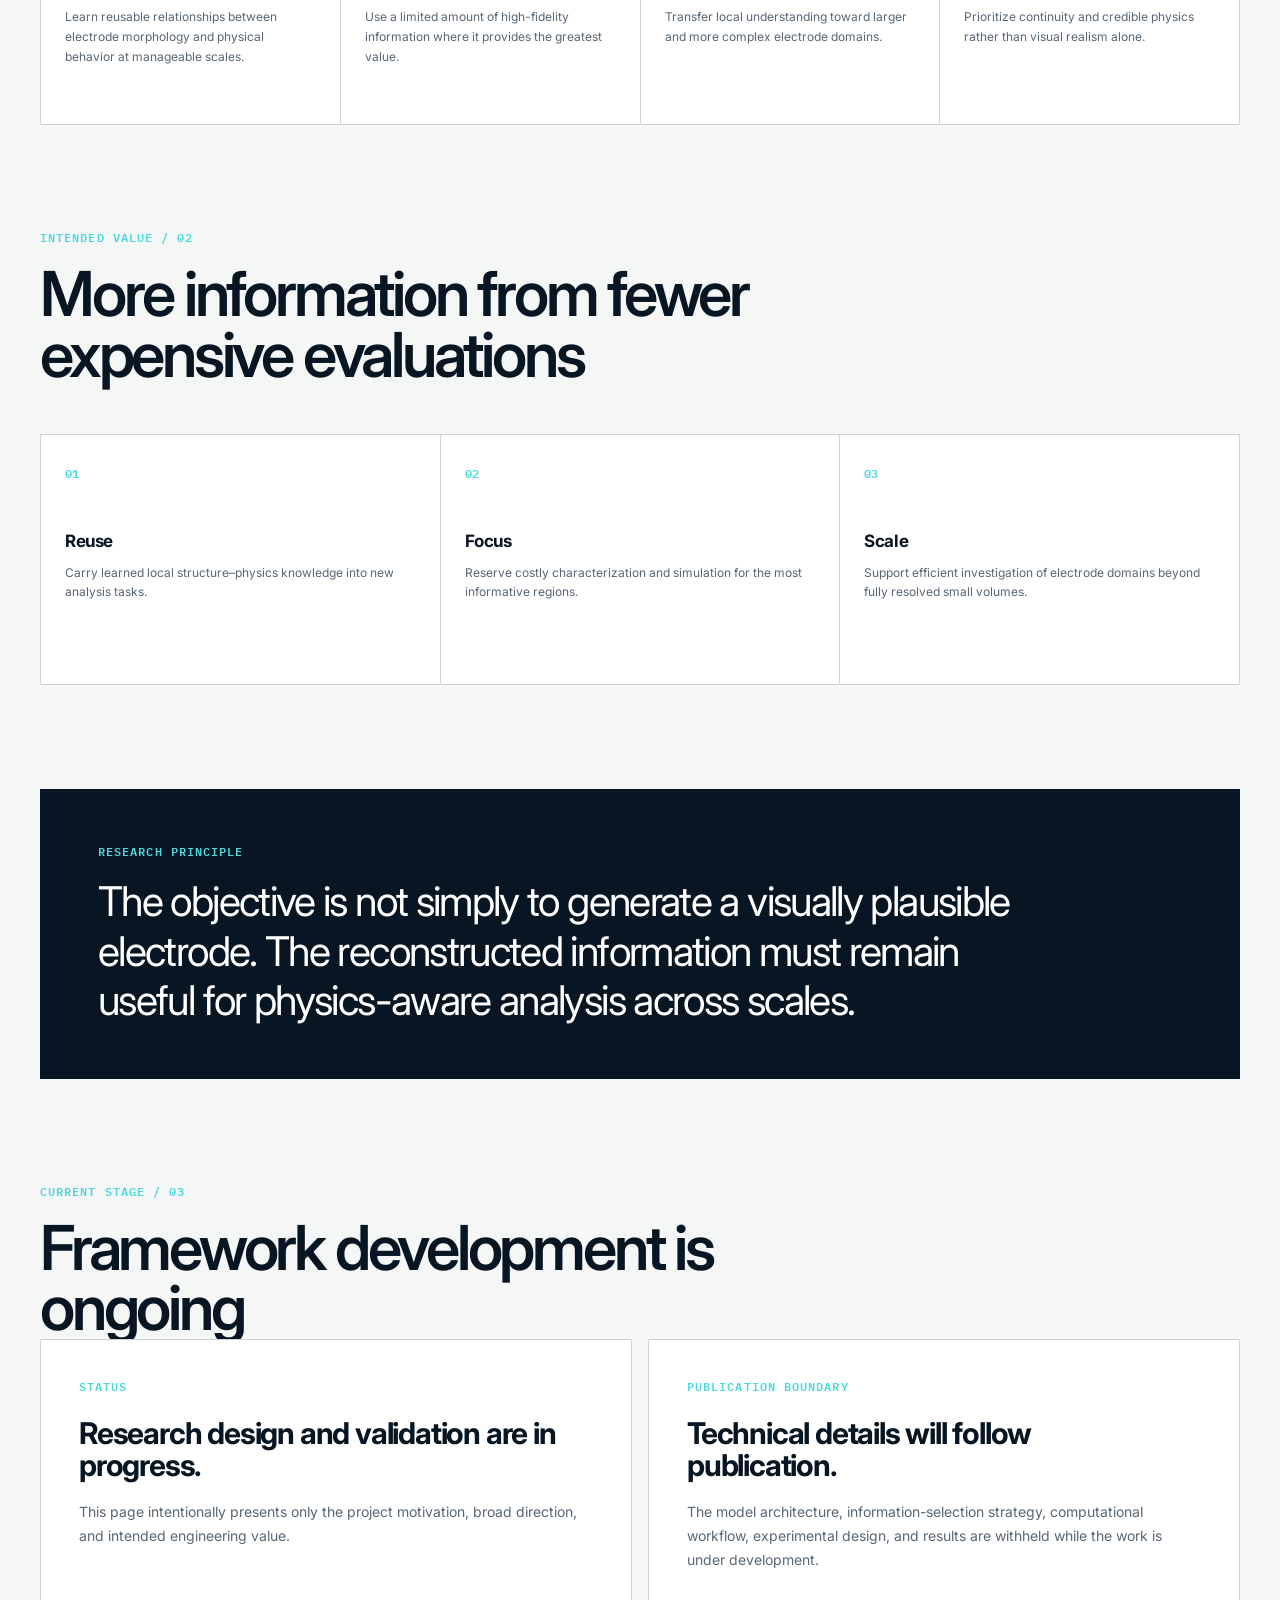
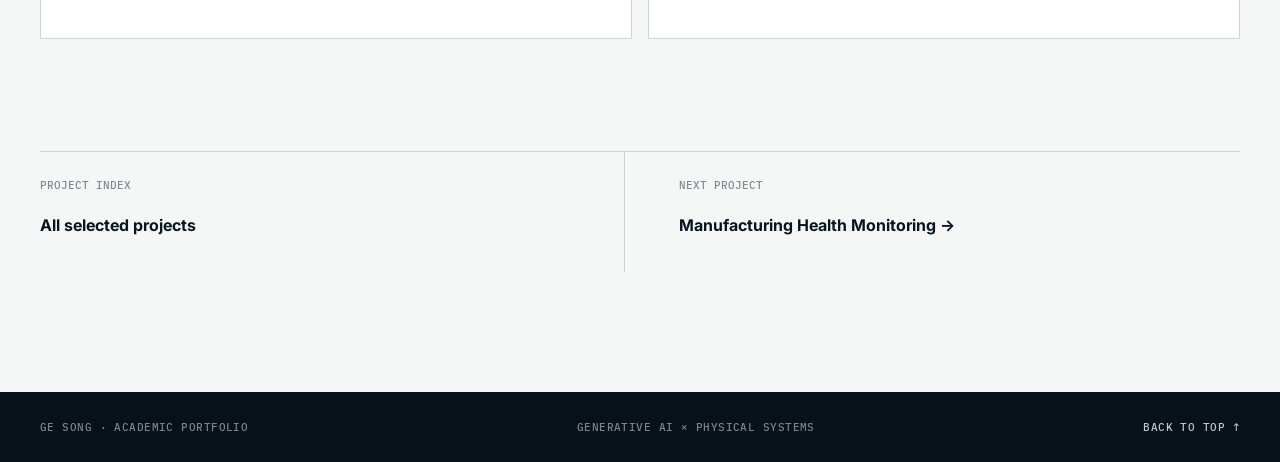
<file: projects/battery-electrodes.html>
<!doctype html>
<html lang="en">
<head>
  <meta charset="utf-8">
  <meta name="viewport" content="width=device-width, initial-scale=1">
  <title>Generative AI for Battery Electrodes | Ge Song</title>
  <meta name="description" content="An ongoing project developing data-efficient, physics-aware methods for scalable analysis of three-dimensional battery-electrode microstructures.">
  <meta name="author" content="Ge Song">
  <meta name="theme-color" content="#081522">
  <link rel="canonical" href="https://gsong-666.github.io/projects/battery-electrodes.html">
  <link rel="icon" href="../favicon.svg" type="image/svg+xml">
  <link rel="preconnect" href="https://fonts.googleapis.com">
  <link rel="preconnect" href="https://fonts.gstatic.com" crossorigin>
  <link href="https://fonts.googleapis.com/css2?family=IBM+Plex+Mono:wght@400;500;600&family=Inter:wght@400;500;600;700&display=swap" rel="stylesheet">
  <link rel="stylesheet" href="../styles.css?v=08e674d2">
</head>
<body class="project-detail-page project-accent-cyan" id="top">
  <header class="site-header">
    <a class="brand" href="../index.html" aria-label="Ge Song, home"><span class="brand-mark">GS</span><span>Ge Song</span></a>
    <nav aria-label="Project navigation"><a href="../index.html#research">All projects</a><a class="nav-contact" href="../index.html#contact">Contact</a></nav>
  </header>

  <main>
    <section class="project-detail-hero">
      <div class="section-shell">
        <a class="back-link" href="../index.html#research">← Back to selected projects</a>
        <div class="project-hero-grid project-hero-grid-art">
          <div>
            <p class="project-kicker">01 / Ongoing research · Battery materials</p>
            <h1>Generative AI for Battery Electrodes</h1>
            <p class="project-detail-lede">Developing data-efficient, physics-aware methods that reuse local microstructure knowledge to support scalable analysis of larger three-dimensional electrode domains.</p>
            <ul class="project-tags"><li>Generative AI</li><li>Physics-Aware ML</li><li>Multiscale Modeling</li><li>Battery Materials</li></ul>
          </div>
          <figure class="project-hero-art">
            <div class="project-hero-art-frame">
              <img src="../battery-electrodes-visual.webp" alt="Conceptual porous battery-electrode volume with a continuous physical field and selected high-fidelity regions" width="1536" height="1024">
            </div>
            <figcaption><span>Conceptual electrode volume</span><span>Public-facing visualization</span></figcaption>
          </figure>
        </div>
      </div>
    </section>

    <div class="section-shell project-detail-content">
      <section class="project-overview" aria-label="Project overview">
        <article>
          <p class="detail-label">Challenge</p>
          <h2>Large-scale 3D characterization and simulation are expensive.</h2>
          <p>Detailed electrode microstructures are costly to acquire, while resolving physics throughout a large domain can require substantial computational effort.</p>
        </article>
        <article>
          <p class="detail-label">Research goal</p>
          <h2>Extend reliable local knowledge across larger structures.</h2>
          <p>The project explores how learned microstructure–physics relationships and limited high-fidelity observations can support efficient, physically meaningful large-domain analysis.</p>
        </article>
      </section>

      <section class="project-detail-section">
        <div class="detail-heading"><p class="detail-label">Public research scope / 01</p><h2>From local evidence to scalable prediction</h2></div>
        <div class="data-streams">
          <article><span>01</span><h3>Local knowledge</h3><p>Learn reusable relationships between electrode morphology and physical behavior at manageable scales.</p></article>
          <article><span>02</span><h3>Selective evidence</h3><p>Use a limited amount of high-fidelity information where it provides the greatest value.</p></article>
          <article><span>03</span><h3>Scale bridging</h3><p>Transfer local understanding toward larger and more complex electrode domains.</p></article>
          <article><span>04</span><h3>Physical consistency</h3><p>Prioritize continuity and credible physics rather than visual realism alone.</p></article>
        </div>
      </section>

      <section class="project-detail-section">
        <div class="detail-heading"><p class="detail-label">Intended value / 02</p><h2>More information from fewer expensive evaluations</h2></div>
        <ol class="detail-steps detail-steps-three">
          <li><span>01</span><h3>Reuse</h3><p>Carry learned local structure–physics knowledge into new analysis tasks.</p></li>
          <li><span>02</span><h3>Focus</h3><p>Reserve costly characterization and simulation for the most informative regions.</p></li>
          <li><span>03</span><h3>Scale</h3><p>Support efficient investigation of electrode domains beyond fully resolved small volumes.</p></li>
        </ol>
      </section>

      <aside class="project-callout">
        <p class="detail-label">Research principle</p>
        <p>The objective is not simply to generate a visually plausible electrode. The reconstructed information must remain useful for physics-aware analysis across scales.</p>
      </aside>

      <section class="project-detail-section">
        <div class="detail-heading"><p class="detail-label">Current stage / 03</p><h2>Framework development is ongoing</h2></div>
        <div class="project-overview">
          <article>
            <p class="detail-label">Status</p>
            <h2>Research design and validation are in progress.</h2>
            <p>This page intentionally presents only the project motivation, broad direction, and intended engineering value.</p>
          </article>
          <article>
            <p class="detail-label">Publication boundary</p>
            <h2>Technical details will follow publication.</h2>
            <p>The model architecture, information-selection strategy, computational workflow, experimental design, and results are withheld while the work is under development.</p>
          </article>
        </div>
      </section>

      <nav class="project-next" aria-label="More projects"><a href="../index.html#research"><span>Project index</span><strong>All selected projects</strong></a><a href="manufacturing-health-monitoring.html"><span>Next project</span><strong>Manufacturing Health Monitoring →</strong></a></nav>
    </div>
  </main>

  <footer><span>Ge Song · Academic Portfolio</span><span>Generative AI × Physical Systems</span><a href="#top">Back to top ↑</a></footer>
</body>
</html>
</file>
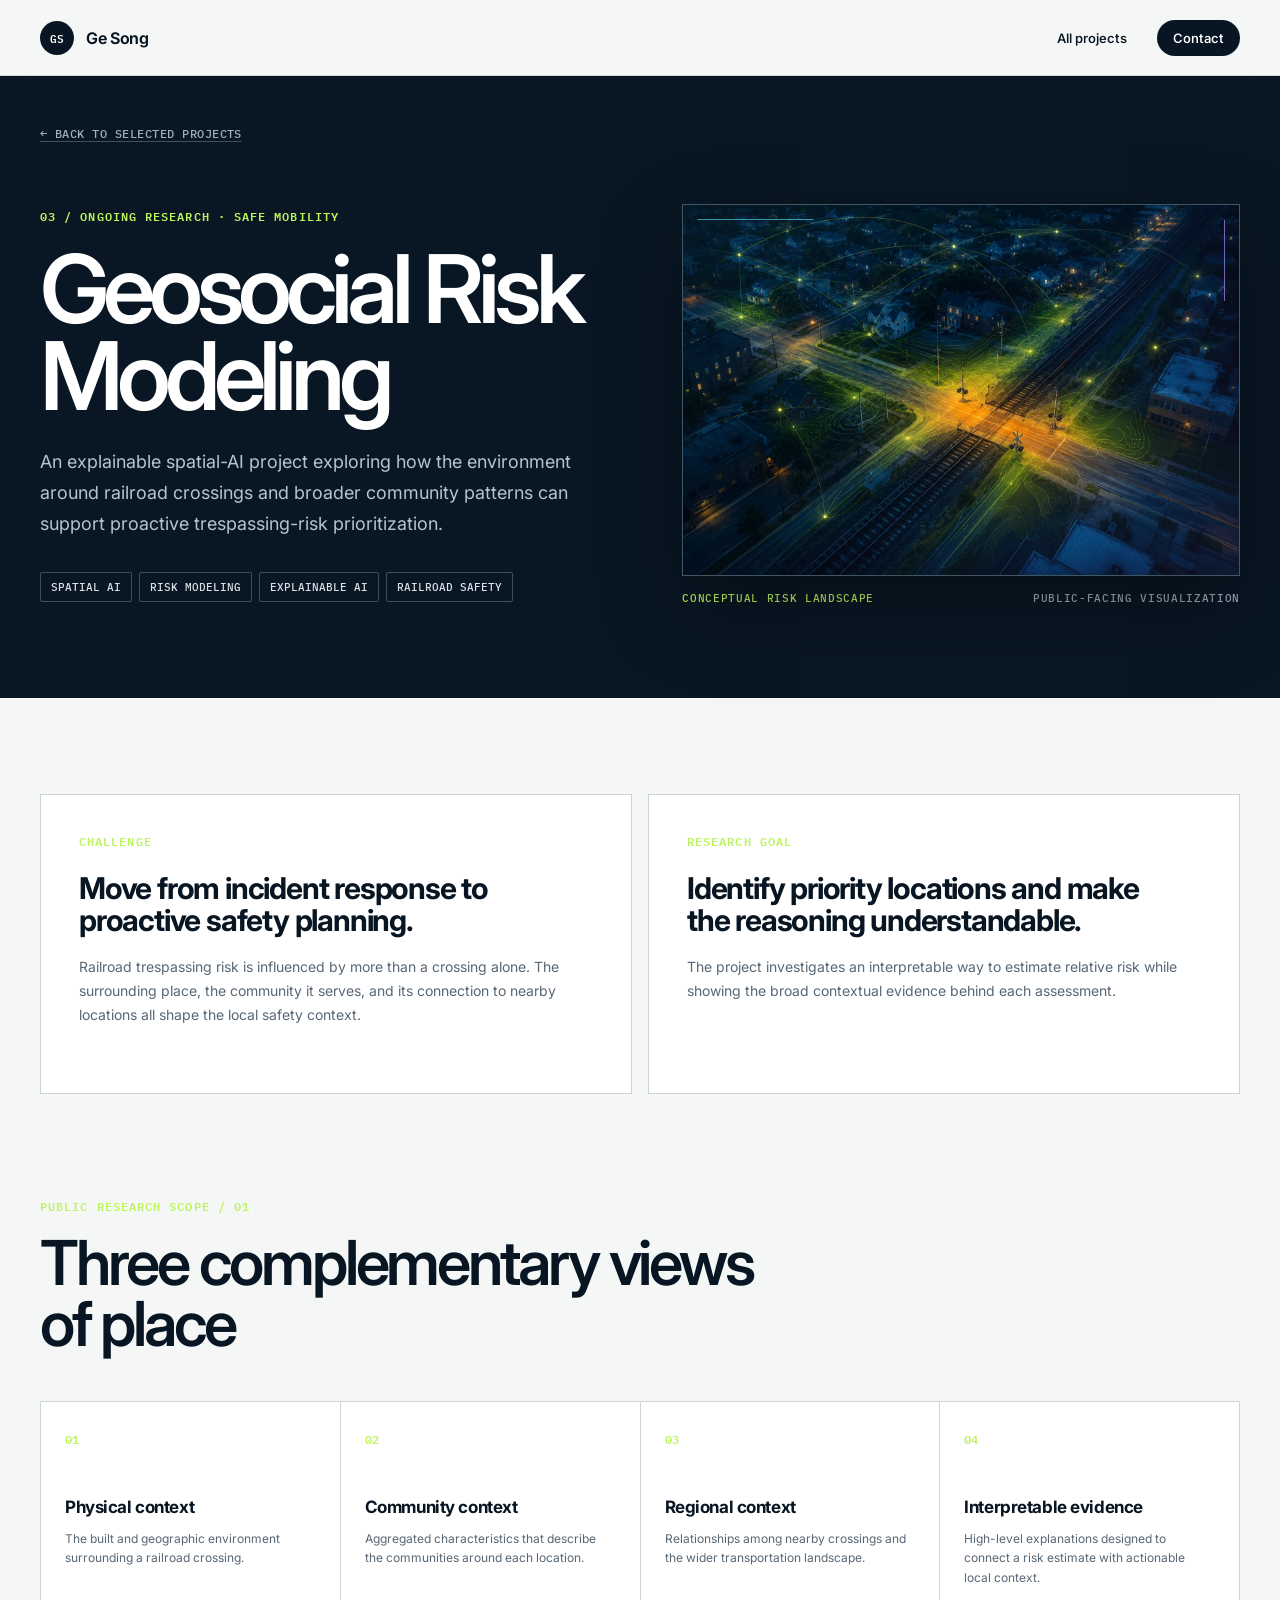
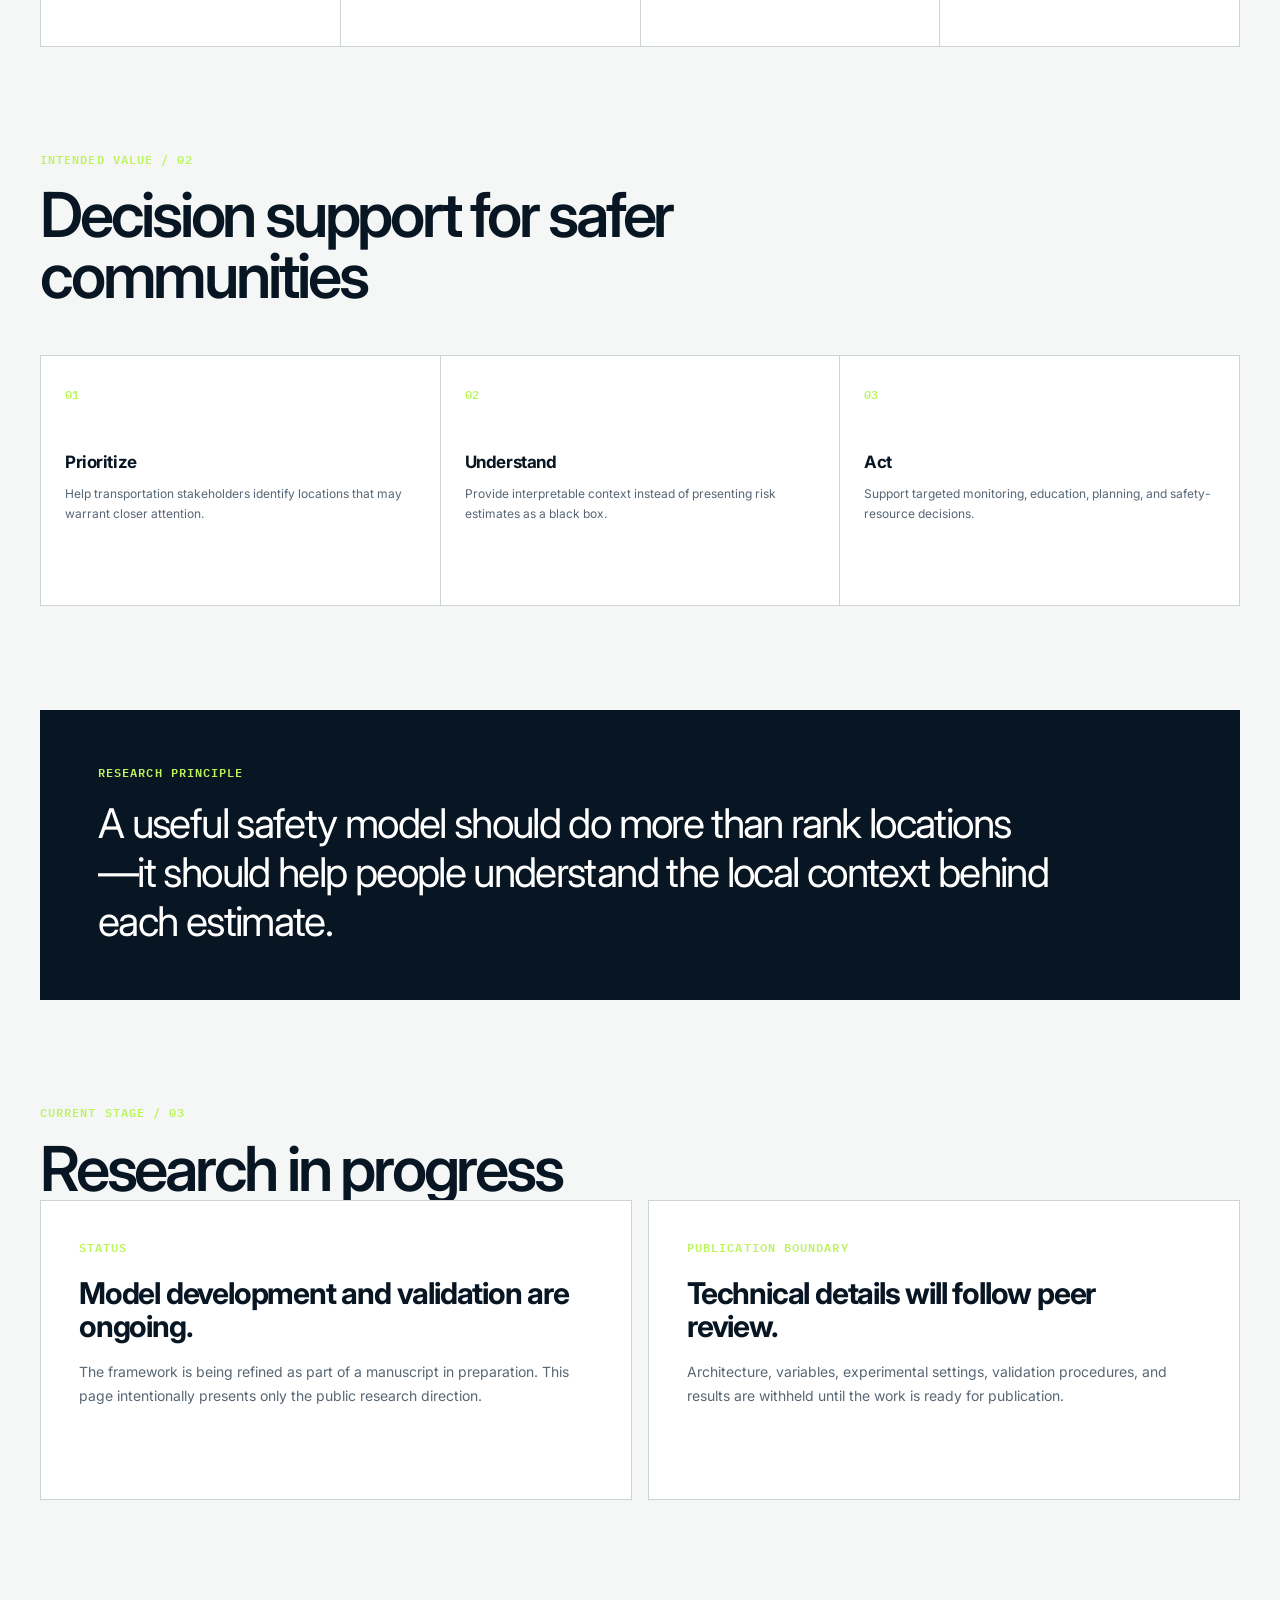
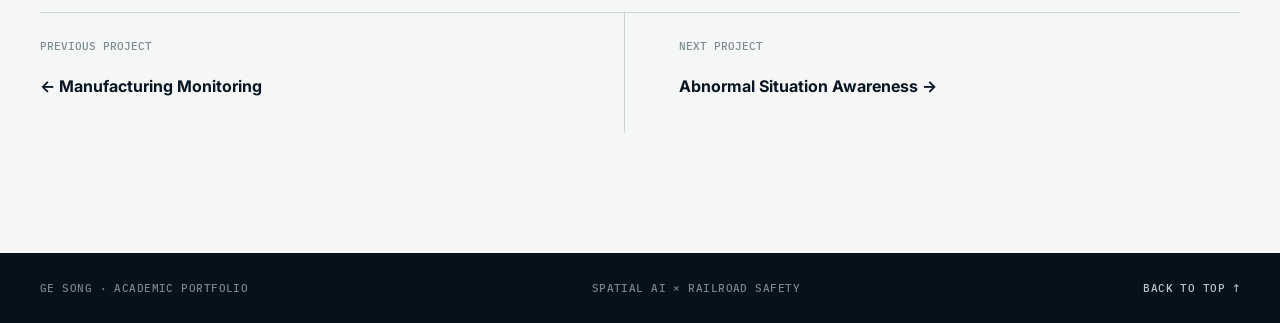
<file: projects/geosocial-risk-modeling.html>
<!doctype html>
<html lang="en">
<head>
  <meta charset="utf-8">
  <meta name="viewport" content="width=device-width, initial-scale=1">
  <title>Geosocial Risk Modeling | Ge Song</title>
  <meta name="description" content="An ongoing explainable spatial-AI project supporting proactive railroad-crossing safety decisions through geographic, community, and regional context.">
  <meta name="author" content="Ge Song">
  <meta name="theme-color" content="#081522">
  <link rel="canonical" href="https://gsong-666.github.io/projects/geosocial-risk-modeling.html">
  <link rel="icon" href="../favicon.svg" type="image/svg+xml">
  <link rel="preconnect" href="https://fonts.googleapis.com">
  <link rel="preconnect" href="https://fonts.gstatic.com" crossorigin>
  <link href="https://fonts.googleapis.com/css2?family=IBM+Plex+Mono:wght@400;500;600&family=Inter:wght@400;500;600;700&display=swap" rel="stylesheet">
  <link rel="stylesheet" href="../styles.css?v=08e674d2">
</head>
<body class="project-detail-page project-accent-lime" id="top">
  <header class="site-header">
    <a class="brand" href="../index.html" aria-label="Ge Song, home"><span class="brand-mark">GS</span><span>Ge Song</span></a>
    <nav aria-label="Project navigation"><a href="../index.html#research">All projects</a><a class="nav-contact" href="../index.html#contact">Contact</a></nav>
  </header>

  <main>
    <section class="project-detail-hero">
      <div class="section-shell">
        <a class="back-link" href="../index.html#research">← Back to selected projects</a>
        <div class="project-hero-grid project-hero-grid-art">
          <div>
            <p class="project-kicker">03 / Ongoing research · Safe mobility</p>
            <h1>Geosocial Risk Modeling</h1>
            <p class="project-detail-lede">An explainable spatial-AI project exploring how the environment around railroad crossings and broader community patterns can support proactive trespassing-risk prioritization.</p>
            <ul class="project-tags"><li>Spatial AI</li><li>Risk Modeling</li><li>Explainable AI</li><li>Railroad Safety</li></ul>
          </div>
          <figure class="project-hero-art">
            <div class="project-hero-art-frame">
              <img src="../geosocial-risk-modeling-visual.webp" alt="Conceptual geosocial risk landscape surrounding an urban railroad grade crossing" width="1536" height="1024">
            </div>
            <figcaption><span>Conceptual risk landscape</span><span>Public-facing visualization</span></figcaption>
          </figure>
        </div>
      </div>
    </section>

    <div class="section-shell project-detail-content">
      <section class="project-overview" aria-label="Project overview">
        <article>
          <p class="detail-label">Challenge</p>
          <h2>Move from incident response to proactive safety planning.</h2>
          <p>Railroad trespassing risk is influenced by more than a crossing alone. The surrounding place, the community it serves, and its connection to nearby locations all shape the local safety context.</p>
        </article>
        <article>
          <p class="detail-label">Research goal</p>
          <h2>Identify priority locations and make the reasoning understandable.</h2>
          <p>The project investigates an interpretable way to estimate relative risk while showing the broad contextual evidence behind each assessment.</p>
        </article>
      </section>

      <section class="project-detail-section">
        <div class="detail-heading"><p class="detail-label">Public research scope / 01</p><h2>Three complementary views of place</h2></div>
        <div class="data-streams">
          <article><span>01</span><h3>Physical context</h3><p>The built and geographic environment surrounding a railroad crossing.</p></article>
          <article><span>02</span><h3>Community context</h3><p>Aggregated characteristics that describe the communities around each location.</p></article>
          <article><span>03</span><h3>Regional context</h3><p>Relationships among nearby crossings and the wider transportation landscape.</p></article>
          <article><span>04</span><h3>Interpretable evidence</h3><p>High-level explanations designed to connect a risk estimate with actionable local context.</p></article>
        </div>
      </section>

      <section class="project-detail-section">
        <div class="detail-heading"><p class="detail-label">Intended value / 02</p><h2>Decision support for safer communities</h2></div>
        <ol class="detail-steps detail-steps-three">
          <li><span>01</span><h3>Prioritize</h3><p>Help transportation stakeholders identify locations that may warrant closer attention.</p></li>
          <li><span>02</span><h3>Understand</h3><p>Provide interpretable context instead of presenting risk estimates as a black box.</p></li>
          <li><span>03</span><h3>Act</h3><p>Support targeted monitoring, education, planning, and safety-resource decisions.</p></li>
        </ol>
      </section>

      <aside class="project-callout">
        <p class="detail-label">Research principle</p>
        <p>A useful safety model should do more than rank locations—it should help people understand the local context behind each estimate.</p>
      </aside>

      <section class="project-detail-section">
        <div class="detail-heading"><p class="detail-label">Current stage / 03</p><h2>Research in progress</h2></div>
        <div class="project-overview">
          <article>
            <p class="detail-label">Status</p>
            <h2>Model development and validation are ongoing.</h2>
            <p>The framework is being refined as part of a manuscript in preparation. This page intentionally presents only the public research direction.</p>
          </article>
          <article>
            <p class="detail-label">Publication boundary</p>
            <h2>Technical details will follow peer review.</h2>
            <p>Architecture, variables, experimental settings, validation procedures, and results are withheld until the work is ready for publication.</p>
          </article>
        </div>
      </section>

      <nav class="project-next" aria-label="More projects">
        <a href="manufacturing-health-monitoring.html"><span>Previous project</span><strong>← Manufacturing Monitoring</strong></a>
        <a href="abnormal-situation-awareness.html"><span>Next project</span><strong>Abnormal Situation Awareness →</strong></a>
      </nav>
    </div>
  </main>

  <footer><span>Ge Song · Academic Portfolio</span><span>Spatial AI × Railroad Safety</span><a href="#top">Back to top ↑</a></footer>
</body>
</html>
</file>
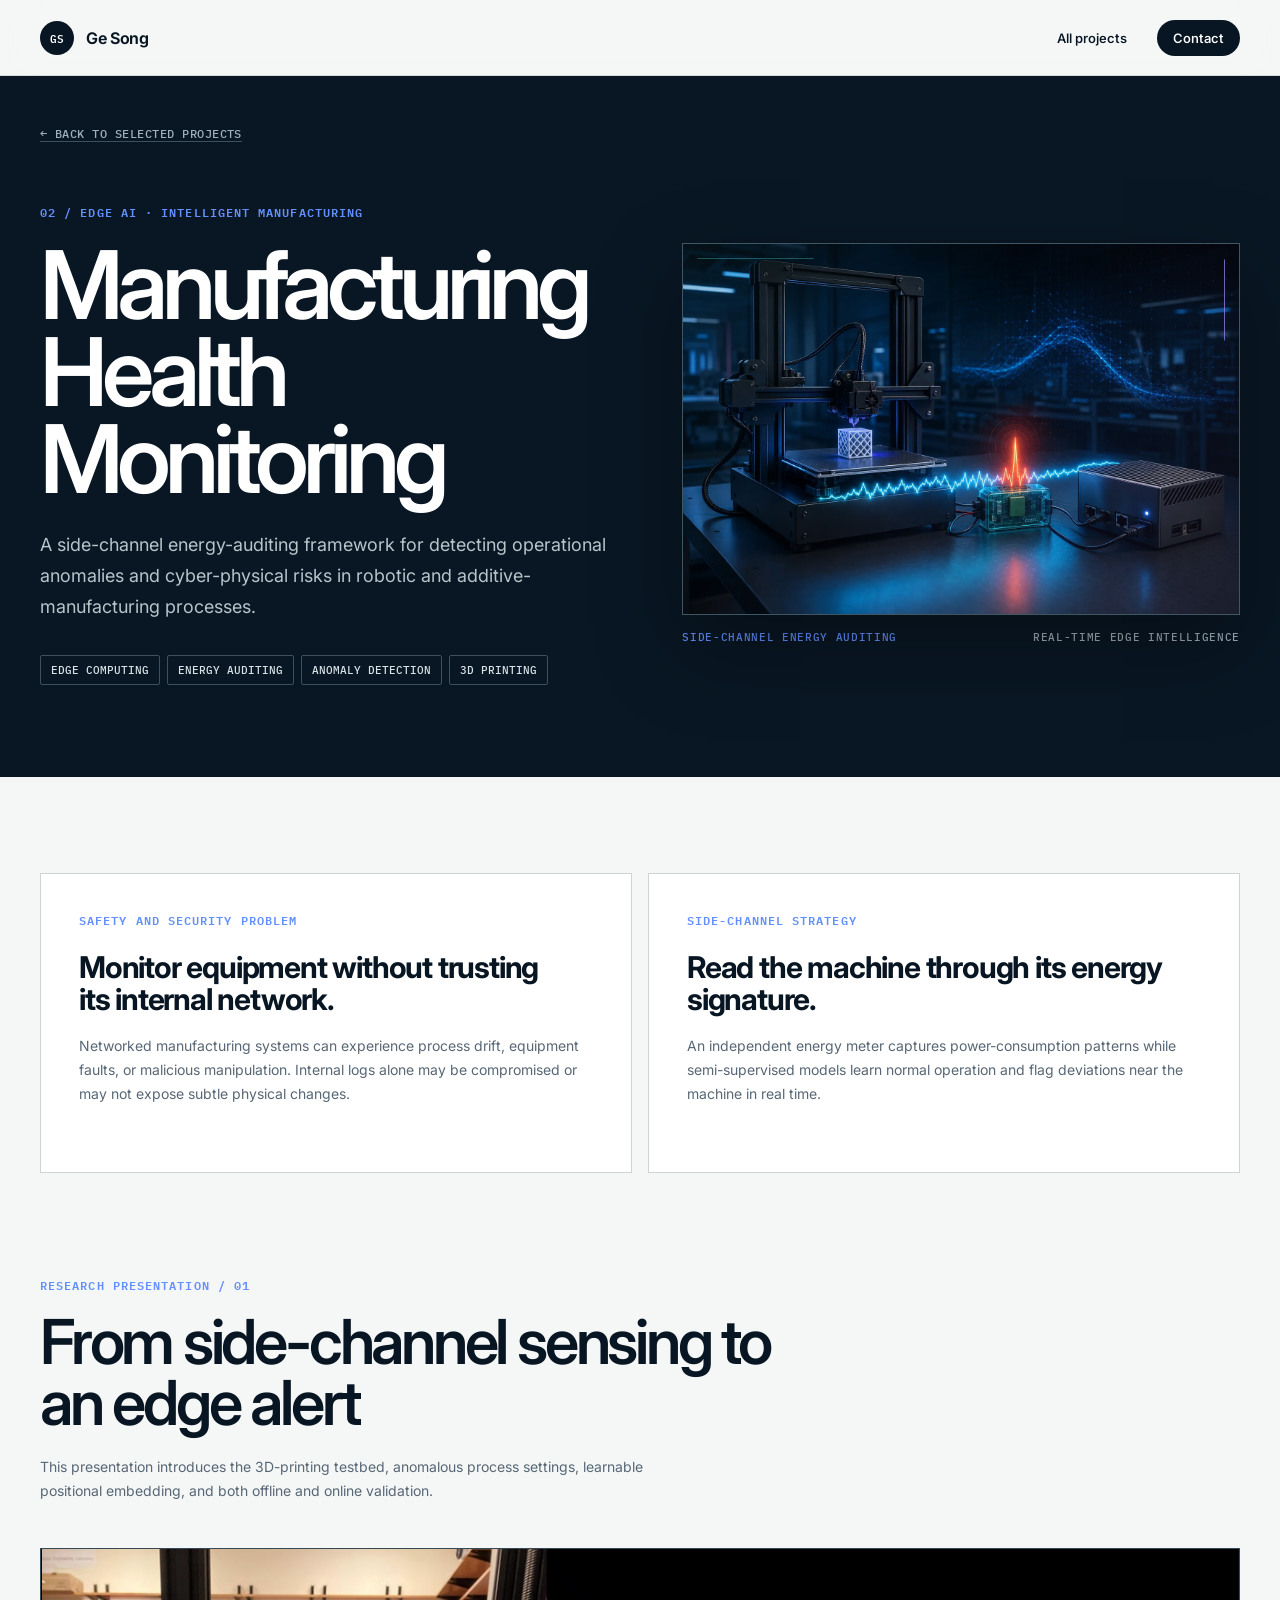
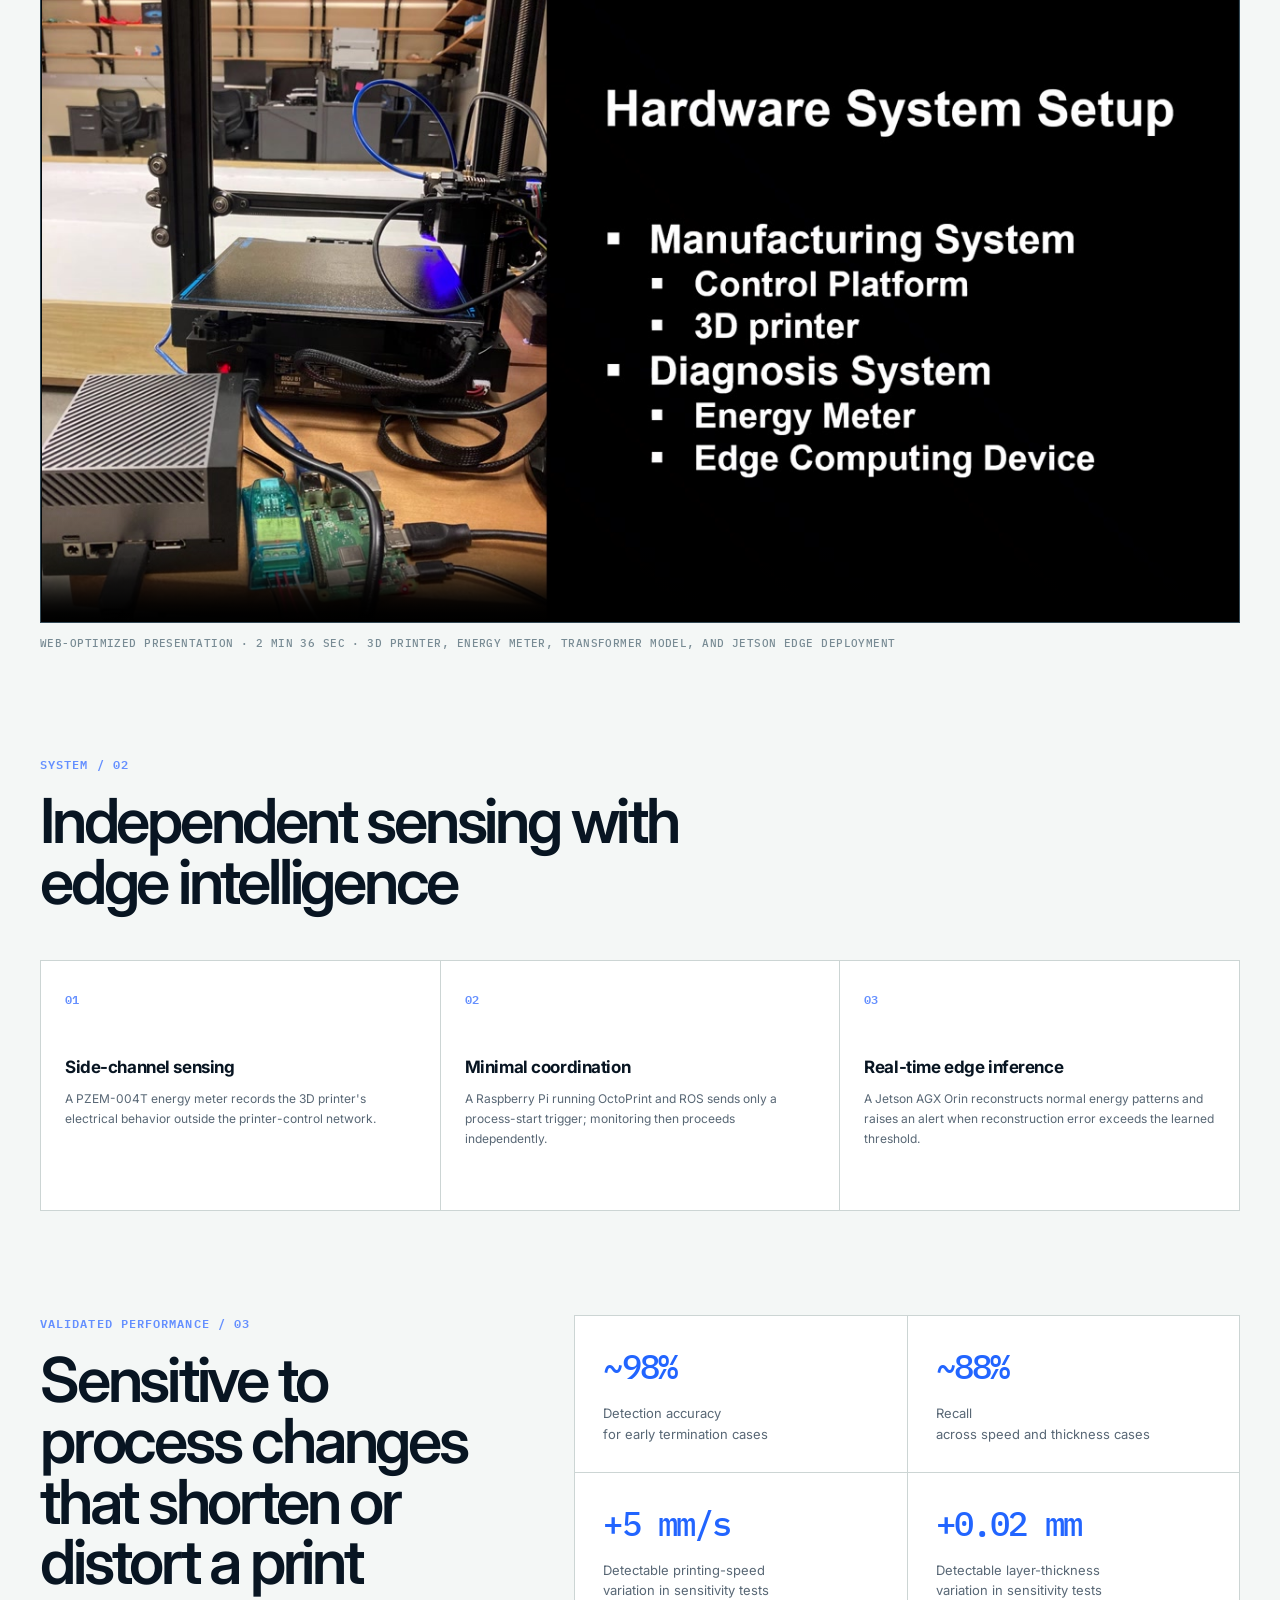
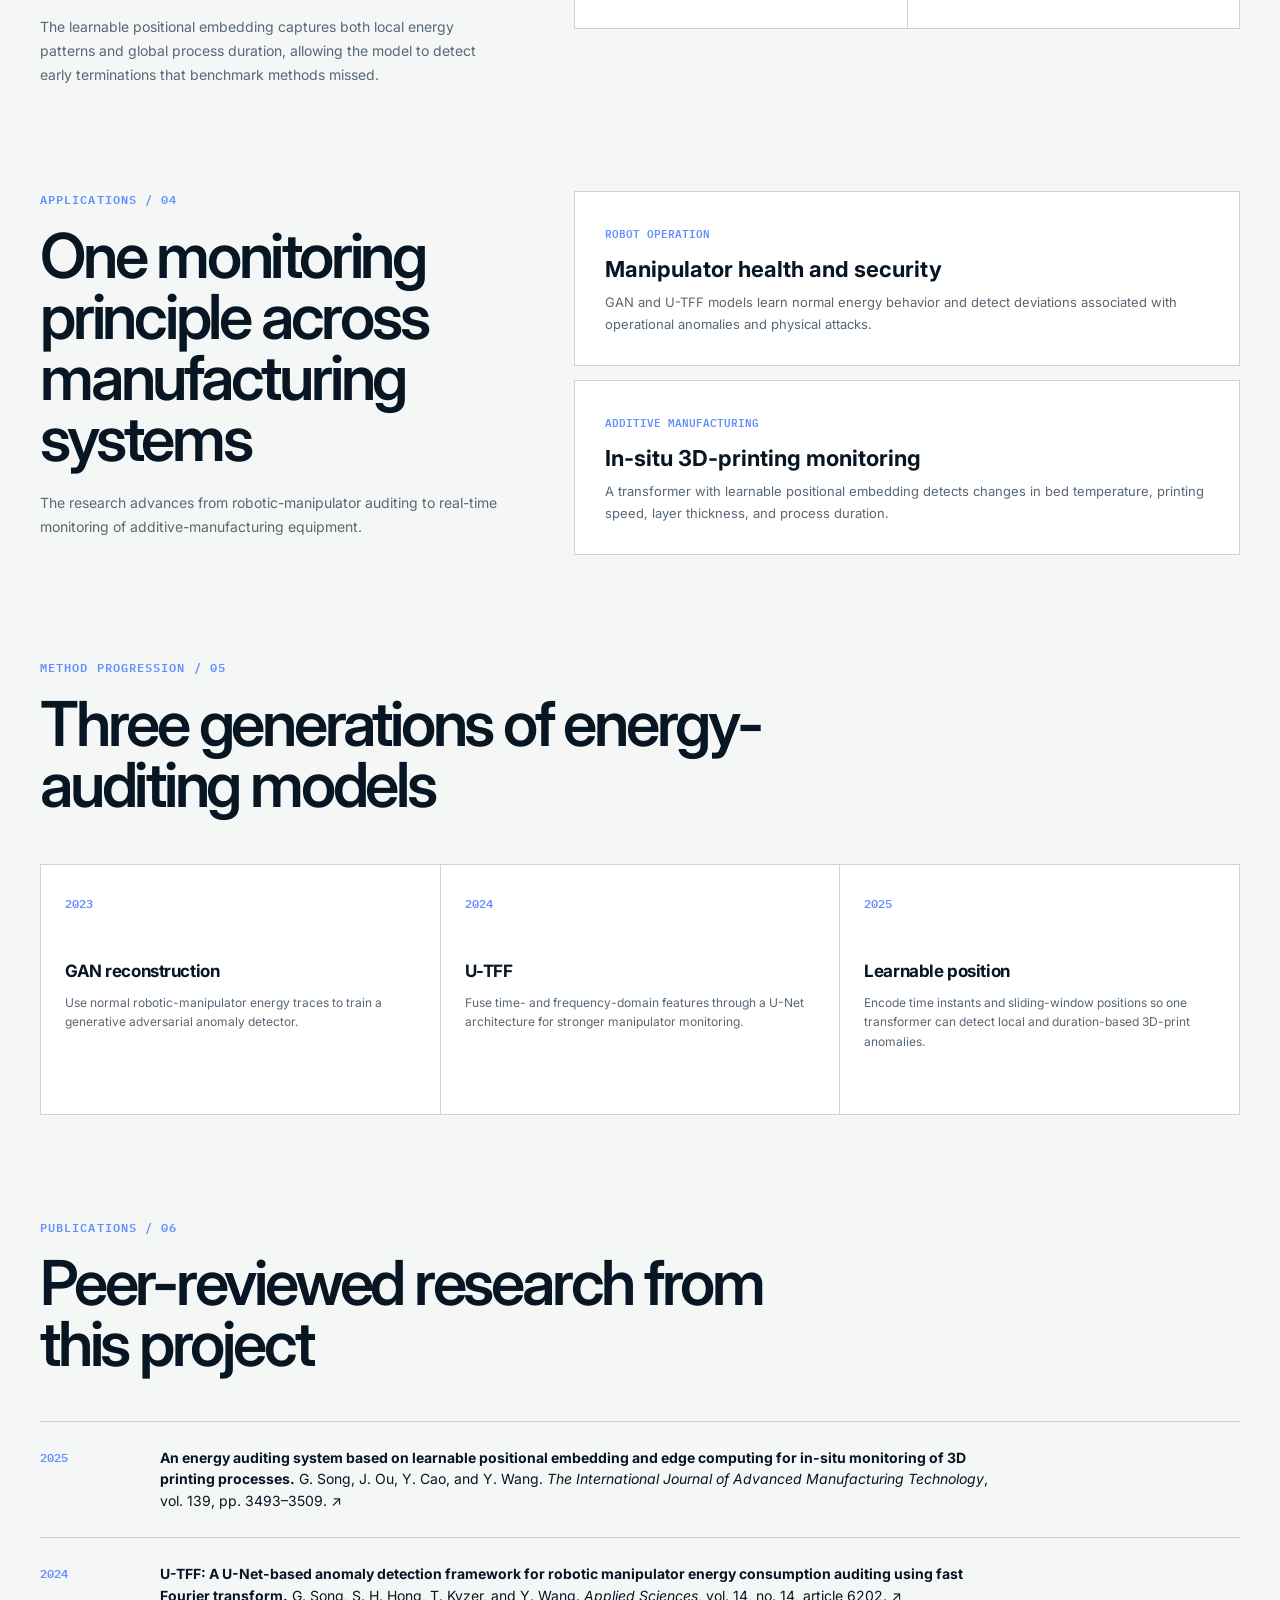
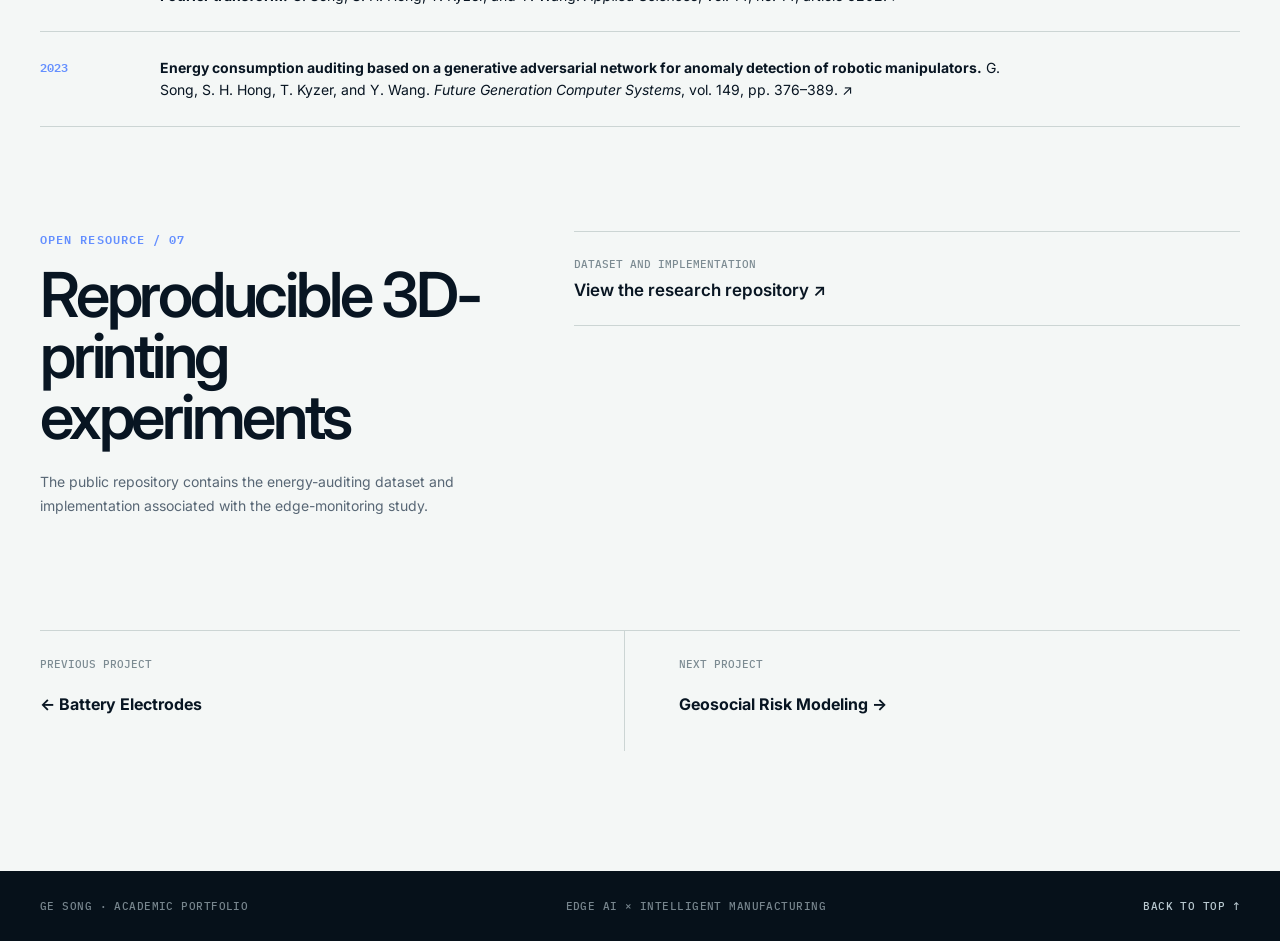
<file: projects/manufacturing-health-monitoring.html>
<!doctype html>
<html lang="en">
<head>
  <meta charset="utf-8">
  <meta name="viewport" content="width=device-width, initial-scale=1">
  <title>Manufacturing Health Monitoring | Ge Song</title>
  <meta name="description" content="Ge Song's research on side-channel energy auditing, edge AI, and anomaly monitoring for robotic manipulators and additive manufacturing.">
  <meta name="author" content="Ge Song">
  <meta name="theme-color" content="#081522">
  <link rel="canonical" href="https://gsong-666.github.io/projects/manufacturing-health-monitoring.html">
  <link rel="icon" href="../favicon.svg" type="image/svg+xml">
  <link rel="preconnect" href="https://fonts.googleapis.com">
  <link rel="preconnect" href="https://fonts.gstatic.com" crossorigin>
  <link href="https://fonts.googleapis.com/css2?family=IBM+Plex+Mono:wght@400;500;600&family=Inter:wght@400;500;600;700&display=swap" rel="stylesheet">
  <link rel="stylesheet" href="../styles.css?v=08e674d2">
</head>
<body class="project-detail-page project-accent-blue" id="top">
  <header class="site-header">
    <a class="brand" href="../index.html" aria-label="Ge Song, home"><span class="brand-mark">GS</span><span>Ge Song</span></a>
    <nav aria-label="Project navigation"><a href="../index.html#research">All projects</a><a class="nav-contact" href="../index.html#contact">Contact</a></nav>
  </header>
  <main>
    <section class="project-detail-hero">
      <div class="section-shell">
        <a class="back-link" href="../index.html#research">← Back to selected projects</a>
        <div class="project-hero-grid project-hero-grid-art">
          <div>
            <p class="project-kicker">02 / Edge AI · Intelligent manufacturing</p>
            <h1>Manufacturing Health Monitoring</h1>
            <p class="project-detail-lede">A side-channel energy-auditing framework for detecting operational anomalies and cyber-physical risks in robotic and additive-manufacturing processes.</p>
            <ul class="project-tags"><li>Edge Computing</li><li>Energy Auditing</li><li>Anomaly Detection</li><li>3D Printing</li></ul>
          </div>
          <figure class="project-hero-art">
            <div class="project-hero-art-frame">
              <img src="../manufacturing-health-monitoring-visual.webp" alt="3D printer monitored by an independent energy meter and edge-computing device with a highlighted anomaly in the energy signal" width="1536" height="1024">
            </div>
            <figcaption><span>Side-channel energy auditing</span><span>Real-time edge intelligence</span></figcaption>
          </figure>
        </div>
      </div>
    </section>

    <div class="section-shell project-detail-content">
      <section class="project-overview" aria-label="Project overview">
        <article><p class="detail-label">Safety and security problem</p><h2>Monitor equipment without trusting its internal network.</h2><p>Networked manufacturing systems can experience process drift, equipment faults, or malicious manipulation. Internal logs alone may be compromised or may not expose subtle physical changes.</p></article>
        <article><p class="detail-label">Side-channel strategy</p><h2>Read the machine through its energy signature.</h2><p>An independent energy meter captures power-consumption patterns while semi-supervised models learn normal operation and flag deviations near the machine in real time.</p></article>
      </section>

      <section class="project-video-section" aria-label="Manufacturing health monitoring presentation">
        <div class="detail-heading"><p class="detail-label">Research presentation / 01</p><h2>From side-channel sensing to an edge alert</h2><p>This presentation introduces the 3D-printing testbed, anomalous process settings, learnable positional embedding, and both offline and online validation.</p></div>
        <video controls preload="metadata" poster="../manufacturing-health-monitoring-poster.jpg" aria-label="Presentation of the manufacturing health monitoring system">
          <source src="../manufacturing-health-monitoring.mp4" type="video/mp4">
          Your browser does not support embedded video.
        </video>
        <p class="media-caption">Web-optimized presentation · 2 min 36 sec · 3D printer, energy meter, transformer model, and Jetson edge deployment</p>
      </section>

      <section class="project-detail-section">
        <div class="detail-heading"><p class="detail-label">System / 02</p><h2>Independent sensing with edge intelligence</h2></div>
        <ol class="detail-steps detail-steps-three">
          <li><span>01</span><h3>Side-channel sensing</h3><p>A PZEM-004T energy meter records the 3D printer's electrical behavior outside the printer-control network.</p></li>
          <li><span>02</span><h3>Minimal coordination</h3><p>A Raspberry Pi running OctoPrint and ROS sends only a process-start trigger; monitoring then proceeds independently.</p></li>
          <li><span>03</span><h3>Real-time edge inference</h3><p>A Jetson AGX Orin reconstructs normal energy patterns and raises an alert when reconstruction error exceeds the learned threshold.</p></li>
        </ol>
      </section>

      <section class="project-detail-section detail-split">
        <div class="detail-heading"><p class="detail-label">Validated performance / 03</p><h2>Sensitive to process changes that shorten or distort a print</h2><p>The learnable positional embedding captures both local energy patterns and global process duration, allowing the model to detect early terminations that benchmark methods missed.</p></div>
        <dl class="detail-metrics">
          <div><dt>~98%</dt><dd>Detection accuracy<br>for early termination cases</dd></div>
          <div><dt>~88%</dt><dd>Recall<br>across speed and thickness cases</dd></div>
          <div><dt>+5 mm/s</dt><dd>Detectable printing-speed<br>variation in sensitivity tests</dd></div>
          <div><dt>+0.02 mm</dt><dd>Detectable layer-thickness<br>variation in sensitivity tests</dd></div>
        </dl>
      </section>

      <section class="project-detail-section detail-split">
        <div class="detail-heading"><p class="detail-label">Applications / 04</p><h2>One monitoring principle across manufacturing systems</h2><p>The research advances from robotic-manipulator auditing to real-time monitoring of additive-manufacturing equipment.</p></div>
        <div class="application-stack">
          <article><span>Robot operation</span><h3>Manipulator health and security</h3><p>GAN and U-TFF models learn normal energy behavior and detect deviations associated with operational anomalies and physical attacks.</p></article>
          <article><span>Additive manufacturing</span><h3>In-situ 3D-printing monitoring</h3><p>A transformer with learnable positional embedding detects changes in bed temperature, printing speed, layer thickness, and process duration.</p></article>
        </div>
      </section>

      <section class="project-detail-section">
        <div class="detail-heading"><p class="detail-label">Method progression / 05</p><h2>Three generations of energy-auditing models</h2></div>
        <ol class="detail-steps detail-steps-three">
          <li><span>2023</span><h3>GAN reconstruction</h3><p>Use normal robotic-manipulator energy traces to train a generative adversarial anomaly detector.</p></li>
          <li><span>2024</span><h3>U-TFF</h3><p>Fuse time- and frequency-domain features through a U-Net architecture for stronger manipulator monitoring.</p></li>
          <li><span>2025</span><h3>Learnable position</h3><p>Encode time instants and sliding-window positions so one transformer can detect local and duration-based 3D-print anomalies.</p></li>
        </ol>
      </section>

      <section class="project-detail-section" aria-labelledby="manufacturing-publications-title">
        <div class="detail-heading"><p class="detail-label">Publications / 06</p><h2 id="manufacturing-publications-title">Peer-reviewed research from this project</h2></div>
        <ul class="project-publications">
          <li><span>2025</span><p><a href="https://doi.org/10.1007/s00170-025-16098-2" target="_blank" rel="noreferrer"><strong>An energy auditing system based on learnable positional embedding and edge computing for in-situ monitoring of 3D printing processes.</strong> G. Song, J. Ou, Y. Cao, and Y. Wang. <em>The International Journal of Advanced Manufacturing Technology</em>, vol. 139, pp. 3493–3509. ↗</a></p></li>
          <li><span>2024</span><p><a href="https://doi.org/10.3390/app14146202" target="_blank" rel="noreferrer"><strong>U-TFF: A U-Net-based anomaly detection framework for robotic manipulator energy consumption auditing using fast Fourier transform.</strong> G. Song, S. H. Hong, T. Kyzer, and Y. Wang. <em>Applied Sciences</em>, vol. 14, no. 14, article 6202. ↗</a></p></li>
          <li><span>2023</span><p><a href="https://doi.org/10.1016/j.future.2023.07.034" target="_blank" rel="noreferrer"><strong>Energy consumption auditing based on a generative adversarial network for anomaly detection of robotic manipulators.</strong> G. Song, S. H. Hong, T. Kyzer, and Y. Wang. <em>Future Generation Computer Systems</em>, vol. 149, pp. 376–389. ↗</a></p></li>
        </ul>
      </section>

      <section class="project-detail-section detail-split">
        <div class="detail-heading"><p class="detail-label">Open resource / 07</p><h2>Reproducible 3D-printing experiments</h2><p>The public repository contains the energy-auditing dataset and implementation associated with the edge-monitoring study.</p></div>
        <div class="project-links"><a href="https://github.com/iMSEL-USC/3Dprinter_Energy_Auditing" target="_blank" rel="noreferrer"><span>Dataset and implementation</span><strong>View the research repository ↗</strong></a></div>
      </section>

      <nav class="project-next" aria-label="More projects"><a href="battery-electrodes.html"><span>Previous project</span><strong>← Battery Electrodes</strong></a><a href="geosocial-risk-modeling.html"><span>Next project</span><strong>Geosocial Risk Modeling →</strong></a></nav>
    </div>
  </main>
  <footer><span>Ge Song · Academic Portfolio</span><span>Edge AI × Intelligent Manufacturing</span><a href="#top">Back to top ↑</a></footer>
</body>
</html>
</file>
<file: styles.css>
:root{--ink:#081522;--muted:#586775;--paper:#f4f7f6;--white:#fff;--line:#ccd5d4;--blue:#2265ff;--cyan:#4bd8df;--lime:#bcf45d;--violet:#aa8cff;--font-sans:"Inter",Arial,sans-serif;--font-mono:"IBM Plex Mono",monospace}
*{box-sizing:border-box}html{scroll-behavior:smooth;scroll-padding-top:76px}body{margin:0;background:var(--paper);color:var(--ink);font-family:var(--font-sans)}a{color:inherit;text-decoration:none}button,a{-webkit-tap-highlight-color:transparent}button:focus-visible,a:focus-visible{outline:3px solid var(--blue);outline-offset:4px}.section-shell{width:min(1200px,calc(100% - 48px));margin-inline:auto}
.site-header{position:sticky;top:0;z-index:20;display:flex;align-items:center;justify-content:space-between;height:76px;padding:0 max(24px,calc((100vw - 1200px)/2));background:rgba(244,247,246,.9);border-bottom:1px solid rgba(8,21,34,.12);backdrop-filter:blur(18px)}.brand{display:flex;align-items:center;gap:12px;font-size:16px;font-weight:650;letter-spacing:-.02em}.brand-mark{display:grid;place-items:center;width:34px;height:34px;color:#fff;background:var(--ink);border-radius:50%;font:600 11px var(--font-mono)}nav{display:flex;align-items:center;gap:30px;font-size:13px;font-weight:550}nav a{transition:color .2s ease}nav a:hover{color:var(--blue)}.nav-contact{padding:10px 16px;color:#fff;background:var(--ink);border-radius:999px}
.hero{min-height:700px;display:grid;grid-template-columns:minmax(300px,.78fr) minmax(0,1.22fr);align-items:center;gap:76px;padding-block:76px}.profile-panel{position:relative;align-self:stretch;min-height:520px;display:flex;align-items:center}.portrait-frame{position:relative;width:100%;aspect-ratio:4/5;max-height:560px;background:linear-gradient(145deg,#e8eeee,#f8faf9);border:1px solid var(--line);box-shadow:0 28px 70px rgba(8,21,34,.1);overflow:hidden}.portrait-frame img{display:block;width:100%;height:100%;object-fit:cover;object-position:center}.portrait-frame::before,.portrait-frame::after{content:"";position:absolute;z-index:1;pointer-events:none;width:54px;height:54px;border-color:var(--blue)}.portrait-frame::before{left:18px;top:18px;border-left:2px solid var(--blue);border-top:2px solid var(--blue)}.portrait-frame::after{right:18px;bottom:18px;border-right:2px solid var(--blue);border-bottom:2px solid var(--blue)}.eyebrow,.section-index{display:flex;align-items:center;gap:10px;margin:0 0 28px;color:#4c5d68;font:600 11px/1.3 var(--font-mono);letter-spacing:.1em;text-transform:uppercase}.status-dot{width:7px;height:7px;background:#48c979;border-radius:50%;box-shadow:0 0 0 5px rgba(72,201,121,.13)}.hero h1{margin:0;font-size:clamp(72px,8vw,116px);line-height:.84;letter-spacing:-.075em;font-weight:580}.hero h1 span{color:var(--blue)}.hero-role{margin:32px 0 8px;font-size:25px;line-height:1.2;font-weight:620;letter-spacing:-.035em}.hero-affiliation{margin:0;color:#354954;font:500 13px/1.55 var(--font-mono)}.hero-lede{max-width:690px;margin:28px 0 24px;color:var(--muted);font-size:17px;line-height:1.7;letter-spacing:-.01em}.profile-fields{display:flex;flex-wrap:wrap;gap:7px;margin-bottom:32px}.profile-fields span{padding:7px 9px;color:#42515c;background:#e7edec;border:1px solid #d2dcda;border-radius:2px;font:500 9px var(--font-mono);letter-spacing:.03em;text-transform:uppercase}.hero-actions{display:flex;flex-wrap:wrap;gap:12px}.button{display:inline-flex;align-items:center;justify-content:space-between;min-width:190px;padding:15px 18px;border:1px solid var(--ink);border-radius:3px;font:600 13px var(--font-sans);transition:transform .2s ease,background .2s ease}.button:hover{transform:translateY(-2px)}.button-primary{color:#fff;background:var(--ink)}.button-secondary{background:transparent}
.signal-strip{display:grid;grid-template-columns:.72fr .72fr .9fr 2.3fr;width:100%;color:#fff;background:var(--ink)}.signal-strip>div{min-height:134px;display:flex;align-items:center;gap:15px;padding:28px 30px;border-right:1px solid rgba(255,255,255,.15)}.signal-strip strong{color:var(--cyan);font:500 38px var(--font-mono);letter-spacing:-.06em}.signal-strip span,.focus-line p{color:#aebbc4;font-size:11px;line-height:1.5}.focus-line{flex-direction:column;align-items:flex-start!important;justify-content:center;gap:7px!important}.focus-line span{color:var(--lime);font:600 10px var(--font-mono);letter-spacing:.1em;text-transform:uppercase}.focus-line p{max-width:560px;margin:0;font-size:12px}
.section-block{padding-block:116px}.section-heading{display:grid;grid-template-columns:1fr 1fr;align-items:end;gap:80px;margin-bottom:54px}.section-heading h2{margin:0;font-size:clamp(42px,5vw,68px);line-height:.98;letter-spacing:-.055em;font-weight:580}.section-index{margin-bottom:18px;color:var(--blue)}.section-intro{max-width:460px;margin:0 0 5px;color:var(--muted);font-size:16px;line-height:1.65}.project-grid{display:grid;grid-template-columns:repeat(2,1fr);gap:16px}.project-card{position:relative;min-height:450px;padding:25px;overflow:hidden;background:#fff;border:1px solid var(--line);transition:transform .25s ease,box-shadow .25s ease}.project-card:hover{transform:translateY(-4px);box-shadow:0 20px 50px rgba(8,21,34,.08)}.card-top{display:flex;justify-content:space-between;font:600 10px var(--font-mono);letter-spacing:.08em}.card-top span:last-child{font-size:19px}.project-graphic{position:relative;height:164px;margin:24px 0 30px;overflow:hidden;background:#edf2f2;border:1px solid #dbe3e2}.project-graphic::before{content:"";position:absolute;inset:0;background-image:linear-gradient(rgba(8,21,34,.08) 1px,transparent 1px),linear-gradient(90deg,rgba(8,21,34,.08) 1px,transparent 1px);background-size:20px 20px}.project-graphic i{position:absolute;display:block;border-radius:50%;border:1px solid currentColor}.project-graphic i:nth-child(1){width:110px;height:110px;left:calc(50% - 55px);top:26px}.project-graphic i:nth-child(2){width:64px;height:64px;left:calc(50% - 32px);top:49px;background:currentColor;opacity:.8}.project-graphic i:nth-child(3),.project-graphic i:nth-child(4){width:8px;height:8px;background:var(--ink);border:0}.project-graphic i:nth-child(3){left:24%;top:28%}.project-graphic i:nth-child(4){right:20%;bottom:22%}.accent-cyan .project-graphic{color:var(--cyan)}.accent-blue .project-graphic{color:#648fff}.accent-lime .project-graphic{color:var(--lime)}.accent-violet .project-graphic{color:var(--violet)}.project-card h3{max-width:400px;margin:0 0 12px;font-size:24px;line-height:1.08;letter-spacing:-.035em}.project-card>p{max-width:520px;margin:0;color:var(--muted);font-size:14px;line-height:1.65}.project-card ul{display:flex;flex-wrap:wrap;gap:7px;margin:24px 0 0;padding:0;list-style:none}.project-card li{padding:6px 9px;color:#42515c;background:var(--paper);border-radius:2px;font:500 9px var(--font-mono);text-transform:uppercase}.card-link{position:absolute;right:25px;bottom:25px;color:#5940a9;border-bottom:1px solid #aa8cff;font:600 10px var(--font-mono);letter-spacing:.03em}.card-link span{margin-left:8px}.project-feature{margin-top:76px;color:#eef4f5;background:var(--ink);border:1px solid #1d3441}.feature-intro{display:grid;grid-template-columns:minmax(0,1.25fr) minmax(340px,.75fr);gap:64px;padding:58px}.feature-label{margin:0 0 20px;color:var(--cyan);font:600 10px var(--font-mono);letter-spacing:.1em;text-transform:uppercase}.feature-copy h3{max-width:720px;margin:0;font-size:clamp(38px,4.8vw,64px);line-height:.98;letter-spacing:-.052em;font-weight:580}.feature-lede{max-width:750px;margin:28px 0 22px;color:#b9c8ce;font-size:15px;line-height:1.72}.feature-role{max-width:750px;margin:0;color:#d6e0e4;font-size:13px;line-height:1.65}.feature-role span{display:block;margin-bottom:6px;color:#aa8cff;font:600 9px var(--font-mono);letter-spacing:.08em;text-transform:uppercase}.feature-actions{display:flex;flex-wrap:wrap;gap:11px;margin-top:32px}.feature-actions .button{min-width:170px}.feature-button-primary{color:var(--ink);background:var(--cyan);border-color:var(--cyan)}.feature-button-secondary{color:#fff;border-color:#62737b}.feature-metrics{display:grid;grid-template-columns:1fr 1fr;margin:0;border-top:1px solid #38505c;border-left:1px solid #38505c}.feature-metrics div{min-height:150px;padding:24px;border-right:1px solid #38505c;border-bottom:1px solid #38505c}.feature-metrics dt{margin:0 0 14px;color:var(--lime);font:500 clamp(28px,3vw,40px) var(--font-mono);letter-spacing:-.06em}.feature-metrics dd{margin:0;color:#99abb3;font-size:11px;line-height:1.55}.feature-media{padding:0 58px 44px}.feature-media video{display:block;width:100%;aspect-ratio:16/9;background:#02070a;border:1px solid #38505c}.feature-media p{margin:12px 0 0;color:#8498a1;font:500 9px/1.6 var(--font-mono);text-transform:uppercase;letter-spacing:.045em}.feature-pipeline{display:grid;grid-template-columns:repeat(4,1fr);margin:0;padding:0 58px 52px;list-style:none}.feature-pipeline li{min-height:190px;padding:24px 22px;border-top:1px solid #38505c;border-right:1px solid #38505c}.feature-pipeline li:first-child{border-left:1px solid #38505c}.feature-pipeline span{display:block;margin-bottom:24px;color:var(--cyan);font:500 10px var(--font-mono)}.feature-pipeline strong{display:block;margin-bottom:10px;color:#f5f8f8;font-size:14px}.feature-pipeline p{margin:0;color:#91a4ac;font-size:11px;line-height:1.58}.feature-citation{margin:0;padding:20px 58px;color:#8ea0a9;background:#06111a;border-top:1px solid #1d3441;font:500 10px/1.5 var(--font-mono)}
.project-card{padding-bottom:72px}.card-link{color:var(--blue);border-bottom-color:#9ab3f5;transition:color .2s ease,border-color .2s ease}.card-link:hover{color:#0a46d2;border-bottom-color:#0a46d2}
.project-graphic.project-image{background:#0a1118}.project-graphic.project-image::before{z-index:1;background:linear-gradient(90deg,rgba(8,21,34,.12),transparent 55%)}.project-image img{display:block;width:100%;height:100%;object-fit:cover;object-position:center 52%;filter:saturate(.9) contrast(1.04)}
.project-detail-page{--project-accent:var(--cyan);background:var(--paper)}.project-accent-cyan{--project-accent:var(--cyan)}.project-accent-blue{--project-accent:#648fff}.project-accent-lime{--project-accent:var(--lime)}.project-accent-violet{--project-accent:var(--violet)}.project-detail-hero{padding:46px 0 92px;color:#fff;background:#091724}.back-link{display:inline-flex;margin-bottom:62px;color:#9eb0b9;border-bottom:1px solid #3c515b;font:500 10px var(--font-mono);letter-spacing:.04em;text-transform:uppercase}.back-link:hover{color:var(--project-accent);border-color:var(--project-accent)}.project-hero-grid{display:grid;grid-template-columns:minmax(0,1.3fr) minmax(260px,.7fr);align-items:center;gap:80px}.project-kicker,.detail-label{margin:0;color:var(--project-accent);font:600 10px/1.4 var(--font-mono);letter-spacing:.09em;text-transform:uppercase}.project-detail-hero h1{max-width:900px;margin:20px 0 28px;font-size:clamp(52px,7.4vw,96px);line-height:.92;letter-spacing:-.065em;font-weight:580}.project-detail-lede{max-width:800px;margin:0;color:#b7c5cb;font-size:18px;line-height:1.72}.project-tags{display:flex;flex-wrap:wrap;gap:7px;margin:32px 0 0;padding:0;list-style:none}.project-tags li{padding:7px 10px;color:#d9e2e5;border:1px solid #3c515b;border-radius:2px;font:500 9px var(--font-mono);text-transform:uppercase}.project-orbit{position:relative;width:min(100%,330px);aspect-ratio:1;margin-inline:auto;overflow:hidden;border:1px solid #314854;background-image:linear-gradient(rgba(255,255,255,.07) 1px,transparent 1px),linear-gradient(90deg,rgba(255,255,255,.07) 1px,transparent 1px);background-size:26px 26px}.project-orbit::before,.project-orbit::after{content:"";position:absolute;inset:18%;border:1px solid var(--project-accent);border-radius:50%}.project-orbit::after{inset:33%;background:var(--project-accent);opacity:.42}.project-orbit i{position:absolute;z-index:2;width:9px;height:9px;background:#fff;border-radius:50%;box-shadow:0 0 0 5px rgba(255,255,255,.09)}.project-orbit i:nth-child(1){left:18%;top:24%}.project-orbit i:nth-child(2){right:19%;top:32%}.project-orbit i:nth-child(3){left:30%;bottom:17%}.project-orbit i:nth-child(4){right:25%;bottom:26%;background:var(--project-accent)}.project-orbit span{position:absolute;z-index:3;left:50%;top:50%;transform:translate(-50%,-50%);white-space:nowrap;color:#fff;font:600 11px var(--font-mono);letter-spacing:.08em}.project-orbit-square::before,.project-orbit-square::after{border-radius:0;transform:rotate(12deg)}.project-orbit-map::before{border-radius:48% 52% 35% 65%;transform:rotate(-18deg)}.project-orbit-map::after{border-radius:30% 70% 60% 40%;transform:rotate(28deg)}.project-orbit-vision::before{inset:25% 12%;border-radius:50%}.project-orbit-vision::after{inset:37%;border-radius:50%;opacity:.65}.project-detail-content{padding-block:96px 120px}.project-overview{display:grid;grid-template-columns:1fr 1fr;gap:16px}.project-overview article{min-height:300px;padding:38px;background:#fff;border:1px solid var(--line)}.project-overview h2{max-width:490px;margin:22px 0 18px;font-size:30px;line-height:1.08;letter-spacing:-.04em}.project-overview article>p:last-child{margin:0;color:var(--muted);font-size:14px;line-height:1.72}.project-detail-section{margin-top:104px}.detail-heading{max-width:760px}.detail-heading h2{margin:18px 0 0;font-size:clamp(38px,5vw,62px);line-height:.98;letter-spacing:-.052em;font-weight:580}.detail-heading>p:last-child{max-width:650px;margin:22px 0 0;color:var(--muted);font-size:14px;line-height:1.72}.detail-steps{display:grid;grid-template-columns:repeat(4,1fr);margin:48px 0 0;padding:0;list-style:none;border-top:1px solid var(--line);border-left:1px solid var(--line)}.detail-steps-three{grid-template-columns:repeat(3,1fr)}.detail-steps li{min-height:250px;padding:28px 24px;background:#fff;border-right:1px solid var(--line);border-bottom:1px solid var(--line)}.detail-steps span,.data-streams span{display:block;margin-bottom:48px;color:var(--project-accent);font:600 10px var(--font-mono)}.detail-steps h3,.data-streams h3{margin:0 0 12px;font-size:17px;letter-spacing:-.025em}.detail-steps p,.data-streams p{margin:0;color:var(--muted);font-size:12px;line-height:1.65}.detail-split{display:grid;grid-template-columns:.82fr 1.18fr;align-items:start;gap:72px}.descriptor-list{display:grid;grid-template-columns:1fr 1fr;border-top:1px solid var(--line);border-left:1px solid var(--line)}.descriptor-list div{min-height:150px;padding:27px;background:#fff;border-right:1px solid var(--line);border-bottom:1px solid var(--line)}.descriptor-list strong{display:block;margin-bottom:14px;color:var(--blue);font:500 30px var(--font-mono)}.descriptor-list span{color:var(--muted);font-size:12px}.project-callout{margin-top:104px;padding:54px 58px;color:#fff;background:var(--ink)}.project-callout>p:last-child{max-width:950px;margin:18px 0 0;font-size:clamp(24px,3.2vw,42px);line-height:1.2;letter-spacing:-.04em}.application-stack{display:grid;gap:14px}.application-stack article{padding:30px;background:#fff;border:1px solid var(--line)}.application-stack span{color:var(--project-accent);font:600 9px var(--font-mono);text-transform:uppercase}.application-stack h3{margin:14px 0 10px;font-size:22px}.application-stack p{margin:0;color:var(--muted);font-size:13px;line-height:1.65}.project-publications{margin:46px 0 0;padding:0;list-style:none;border-top:1px solid var(--line)}.project-publications li{display:grid;grid-template-columns:90px 1fr;gap:30px;padding:25px 0;border-bottom:1px solid var(--line)}.project-publications span{color:var(--project-accent);font:600 10px var(--font-mono)}.project-publications p{max-width:850px;margin:0;font-size:14px;line-height:1.55}.data-streams{display:grid;grid-template-columns:repeat(4,1fr);margin-top:46px;border-top:1px solid var(--line);border-left:1px solid var(--line)}.data-streams article{min-height:245px;padding:27px 24px;background:#fff;border-right:1px solid var(--line);border-bottom:1px solid var(--line)}.project-video-section{margin-top:104px}.project-video-section video{display:block;width:100%;margin-top:44px;aspect-ratio:16/9;background:#02070a;border:1px solid #344a56}.media-caption{margin:12px 0 0;color:#788b94;font:500 9px/1.6 var(--font-mono);letter-spacing:.04em;text-transform:uppercase}.detail-metrics{display:grid;grid-template-columns:1fr 1fr;margin:0;border-top:1px solid var(--line);border-left:1px solid var(--line)}.detail-metrics div{min-height:155px;padding:28px;background:#fff;border-right:1px solid var(--line);border-bottom:1px solid var(--line)}.detail-metrics dt{margin-bottom:15px;color:var(--blue);font:500 34px var(--font-mono);letter-spacing:-.055em}.detail-metrics dd{margin:0;color:var(--muted);font-size:11px;line-height:1.55}.project-links{border-top:1px solid var(--line)}.project-links a{display:grid;gap:9px;padding:25px 0;border-bottom:1px solid var(--line)}.project-links span{color:#7c8b92;font:500 9px var(--font-mono);text-transform:uppercase}.project-links strong{font-size:17px;font-weight:600}.project-links a:hover strong{color:var(--blue)}.project-next{display:grid;grid-template-columns:1fr 1fr;margin-top:112px;border-top:1px solid var(--line)}.project-next a{display:grid;gap:12px;min-height:120px;padding:26px 24px 26px 0;border-right:1px solid var(--line)}.project-next a:last-child{padding-left:24px;border-right:0}.project-next span{color:#7c8b92;font:500 9px var(--font-mono);text-transform:uppercase}.project-next strong{font-size:16px}.project-next a:hover strong{color:var(--blue)}
.project-hero-grid-art{grid-template-columns:minmax(0,1.02fr) minmax(440px,.98fr);gap:62px;min-width:0}.project-hero-grid-art>*{min-width:0}.project-hero-art{position:relative;width:100%;max-width:min(570px,100%);min-width:0;margin:0 auto}.project-hero-art-frame{position:relative;width:100%;max-width:100%;aspect-ratio:3/2;overflow:hidden;background:#06111a;border:1px solid #405663;box-shadow:0 32px 78px rgba(0,0,0,.36)}.project-hero-art-frame::before,.project-hero-art-frame::after{content:"";position:absolute;z-index:1;pointer-events:none}.project-hero-art-frame::before{inset:14px;border-top:1px solid rgba(75,216,223,.68);border-right:1px solid rgba(170,140,255,.68);clip-path:polygon(0 0,22% 0,22% 1px,100% 1px,100% 24%,calc(100% - 1px) 24%,calc(100% - 1px) 100%,0 100%)}.project-hero-art-frame::after{inset:0;background:linear-gradient(135deg,rgba(75,216,223,.06),transparent 38%,rgba(170,140,255,.08))}.project-hero-art img{display:block;width:100%;max-width:100%;height:100%;object-fit:cover}.project-hero-art figcaption{display:flex;justify-content:space-between;gap:18px;max-width:100%;margin-top:14px;color:#9fb0b8;font:500 9px/1.5 var(--font-mono);letter-spacing:.06em;text-transform:uppercase}.project-hero-art figcaption span{min-width:0;overflow-wrap:anywhere}.project-hero-art figcaption span:first-child{color:var(--project-accent)}
.publication-section{color:#fff;background:#091724}.light-heading .section-index{color:var(--cyan)}.scholar-link{justify-self:end;padding-bottom:7px;color:#ccd7dc;border-bottom:1px solid #4c626d;font:500 12px var(--font-mono)}.scholar-link:hover{color:var(--cyan)}.pub-toolbar{display:flex;gap:8px;margin-bottom:26px}.pub-toolbar button{padding:8px 11px;color:#93a5ae;background:transparent;border:1px solid #344a56;border-radius:2px;cursor:pointer;font:500 10px var(--font-mono)}.pub-toolbar button span{margin-left:7px;opacity:.7}.pub-toolbar button.active{color:#07141e;background:var(--cyan);border-color:var(--cyan)}.publication-list{border-top:1px solid #344a56}.publication{display:grid;grid-template-columns:42px minmax(0,1fr);gap:16px;padding:17px 0;border-bottom:1px solid #283e49}.publication[hidden]{display:none}.pub-number{padding-top:3px;color:#637985;font:500 10px var(--font-mono)}.pub-meta{display:flex;gap:6px;margin-bottom:7px}.pub-meta span{padding:3px 6px;color:var(--cyan);border:1px solid #34525c;border-radius:2px;font:500 8px var(--font-mono);text-transform:uppercase}.publication h3{max-width:1000px;margin:0 0 6px;color:#eef5f5;font-size:16px;line-height:1.32;letter-spacing:-.015em;font-weight:520}.publication h3 a{transition:color .2s ease}.publication h3 a:hover{color:var(--cyan)}.authors,.venue{display:inline;margin:0;color:#91a3ab;font-size:11px;line-height:1.5}.authors::after{content:" · ";color:#536b76}.venue{color:#c0cdd2;font-style:italic}.publication-more{display:flex;justify-content:center;padding-top:28px}.publication-more button{min-width:240px;padding:12px 17px;color:#dbe7ed;background:transparent;border:1px solid #49616c;border-radius:2px;cursor:pointer;font:600 11px var(--font-mono);transition:color .2s ease,border-color .2s ease,background .2s ease}.publication-more button:hover{color:#07141e;background:var(--cyan);border-color:var(--cyan)}.publication-more button span{margin-left:12px}.publication-more button[aria-expanded="true"] span{display:inline-block;transform:rotate(180deg)}
.education-list{border-top:1px solid var(--line)}.education-item{display:grid;grid-template-columns:230px 1fr;gap:40px;padding:38px 0;border-bottom:1px solid var(--line)}.education-year{display:flex;align-items:baseline;gap:26px;color:var(--muted);font:500 13px var(--font-mono)}.education-year span{color:var(--blue);font-size:10px}.education-item h3{margin:0 0 8px;font-size:25px;letter-spacing:-.035em}.school{margin:0 0 22px;color:#334652;font-size:15px;font-weight:600}.thesis{display:grid;grid-template-columns:150px 1fr;max-width:720px;margin:0;color:var(--muted);font-size:13px;line-height:1.55}.thesis span{color:#85939a;font:500 9px var(--font-mono);letter-spacing:.06em;text-transform:uppercase}
.news-section{color:#fff;background:var(--ink)}.news-section .section-block{padding-block:96px}.news-heading{margin-bottom:42px}.news-heading .section-index{color:var(--cyan)}.news-heading .section-intro{color:#aebcc4}.news-list{border-top:1px solid #38505c}.news-item{display:grid;grid-template-columns:150px minmax(0,1fr) auto;align-items:start;gap:34px;padding:32px 0;border-bottom:1px solid #38505c}.news-item time{padding-top:3px;color:var(--cyan);font:600 13px var(--font-mono);letter-spacing:.02em}.news-type{margin:0 0 10px;color:#95a8b1;font:600 11px var(--font-mono);letter-spacing:.08em;text-transform:uppercase}.news-copy h3{max-width:890px;margin:0;color:#eef5f5;font-size:20px;line-height:1.48;letter-spacing:-.02em;font-weight:520}.news-copy h3 em{font-style:normal;color:#fff}.news-copy h3 a{border-bottom:1px solid #526b76;transition:color .2s ease,border-color .2s ease}.news-copy h3 a:hover{color:var(--cyan);border-color:var(--cyan)}.news-mark{display:grid;place-items:center;width:36px;height:36px;color:var(--ink);background:var(--lime);border-radius:50%;font:700 16px var(--font-sans)}.news-link{align-self:center;white-space:nowrap;color:#cad6db;border-bottom:1px solid #526b76;font:600 12px var(--font-mono);transition:color .2s ease,border-color .2s ease}.news-link:hover{color:var(--cyan);border-color:var(--cyan)}.news-link span{margin-left:7px}
.contact-section{padding:110px 0;color:#fff;background:var(--blue)}.contact-inner .section-index{color:#c6d6ff}.contact-inner h2{max-width:900px;margin:0;font-size:clamp(48px,7vw,90px);line-height:.94;letter-spacing:-.065em;font-weight:570}.contact-inner>p:not(.section-index){max-width:580px;margin:34px 0 50px;color:#dbe5ff;font-size:16px;line-height:1.7}.contact-links{display:grid;grid-template-columns:repeat(2,1fr);border-top:1px solid rgba(255,255,255,.4)}.contact-links a{display:grid;grid-template-columns:1fr auto;gap:8px;min-height:110px;padding:22px 20px 20px 0;border-right:1px solid rgba(255,255,255,.4);border-bottom:1px solid rgba(255,255,255,.4);transition:background .2s ease,padding .2s ease}.contact-links a:nth-child(even){padding-left:20px;border-right:0}.contact-links a:nth-last-child(-n+2){border-bottom:0}.contact-links a:hover{background:rgba(255,255,255,.08);padding-left:15px}.contact-links span{grid-column:1;color:#b8c9ff;font:500 9px var(--font-mono);letter-spacing:.08em;text-transform:uppercase}.contact-links strong{align-self:end;font-size:15px;font-weight:550}.contact-links i{grid-column:2;grid-row:1/3;align-self:center;font-size:20px;font-style:normal}footer{display:flex;justify-content:space-between;gap:24px;padding:28px max(24px,calc((100vw - 1200px)/2));color:#77858d;background:#06111a;font:500 9px var(--font-mono);letter-spacing:.04em;text-transform:uppercase}footer a{color:#b8c8cf}
@media(max-width:900px){.hero{grid-template-columns:minmax(230px,.7fr) minmax(0,1.3fr);gap:42px;padding-top:64px}.profile-panel{min-height:430px}.signal-strip{grid-template-columns:repeat(3,1fr)}.focus-line{grid-column:1/-1}.section-heading{grid-template-columns:1fr;gap:24px}.scholar-link{justify-self:start}.news-item{grid-template-columns:120px minmax(0,1fr);gap:24px}.news-mark,.news-link{grid-column:2;justify-self:start}.news-mark{display:none}.feature-intro{grid-template-columns:1fr;gap:42px;padding:44px}.feature-media{padding:0 44px 40px}.feature-pipeline{grid-template-columns:1fr 1fr;padding:0 44px 44px}.feature-pipeline li:nth-child(3){border-left:1px solid #38505c}.feature-citation{padding-inline:44px}.contact-links{grid-template-columns:1fr}.contact-links a{border-right:0;border-bottom:1px solid rgba(255,255,255,.4);padding-left:0!important}}
@media(max-width:640px){html{scroll-padding-top:66px}.section-shell{width:min(100% - 32px,1200px)}.site-header{height:66px;padding-inline:16px}.brand>span:last-child{display:none}nav{gap:16px;font-size:11px}nav a:nth-child(1),nav a:nth-child(4){display:none}.nav-contact{padding:8px 11px}.hero{min-height:auto;grid-template-columns:1fr;gap:38px;padding-block:42px 56px}.profile-panel{min-height:0}.portrait-frame{width:min(78vw,330px);max-height:none;margin-inline:auto}.hero h1{font-size:clamp(64px,22vw,92px)}.hero-role{margin-top:26px;font-size:22px}.hero-lede{font-size:16px}.button{width:100%}.signal-strip{grid-template-columns:1fr 1fr}.signal-strip>div{min-height:112px;padding:22px 18px}.signal-strip>div:nth-child(3){grid-column:1/-1}.focus-line{min-height:130px}.signal-strip strong{font-size:30px}.section-block{padding-block:82px}.news-section .section-block{padding-block:76px}.news-item{grid-template-columns:1fr;gap:12px;padding:28px 0}.news-item time,.news-link{grid-column:1}.news-copy h3{font-size:17px;line-height:1.55}.project-grid{grid-template-columns:1fr}.project-card{min-height:460px}.card-link{left:25px;right:auto}.project-feature{margin-top:48px;margin-inline:-16px}.feature-intro{gap:34px;padding:34px 24px}.feature-copy h3{font-size:39px}.feature-metrics div{min-height:130px;padding:18px}.feature-metrics dt{font-size:27px}.feature-media{padding:0 24px 32px}.feature-pipeline{grid-template-columns:1fr;padding:0 24px 34px}.feature-pipeline li{min-height:auto;border-left:1px solid #38505c}.feature-citation{padding:18px 24px}.publication{grid-template-columns:34px 1fr;gap:10px}.publication h3{font-size:16px}.education-item{grid-template-columns:1fr;gap:20px}.thesis{grid-template-columns:1fr;gap:8px}.contact-section{padding:84px 0}.contact-inner h2{font-size:52px}footer{flex-direction:column}}
@media(max-width:1120px){.project-hero-grid-art{grid-template-columns:minmax(0,1fr);gap:48px}.project-hero-art{width:100%;max-width:min(720px,100%);margin-left:0}}@media(max-width:900px){.project-hero-grid{grid-template-columns:minmax(0,1fr);gap:56px}.project-orbit{width:min(70vw,310px);margin-left:0}.project-overview{grid-template-columns:1fr}.project-overview article{min-height:auto}.detail-split{grid-template-columns:1fr;gap:44px}.detail-steps,.data-streams{grid-template-columns:1fr 1fr}.detail-steps-three{grid-template-columns:1fr}.project-next{grid-template-columns:1fr}.project-next a,.project-next a:last-child{padding-left:0;border-right:0;border-bottom:1px solid var(--line)}}
@media(max-width:640px){.project-detail-hero{padding:34px 0 68px}.back-link{margin-bottom:45px}.project-detail-hero h1{font-size:48px}.project-detail-lede{font-size:16px}.project-orbit{width:min(76vw,285px)}.project-detail-content{padding-block:68px 84px}.project-overview article{padding:28px 24px}.project-overview h2{font-size:26px}.project-detail-section,.project-video-section,.project-callout{margin-top:76px}.detail-heading h2{font-size:39px}.detail-steps,.detail-steps-three,.data-streams{grid-template-columns:1fr}.detail-steps li,.data-streams article{min-height:auto}.detail-steps span,.data-streams span{margin-bottom:30px}.descriptor-list,.detail-metrics{grid-template-columns:1fr}.project-callout{padding:38px 28px}.project-callout>p:last-child{font-size:27px}.project-publications li{grid-template-columns:58px 1fr;gap:18px}.project-video-section video{margin-top:32px}.project-next{margin-top:80px}}
@media(max-width:900px){.project-hero-art{max-width:680px;margin-left:0}}@media(max-width:640px){.project-hero-art figcaption{display:grid;gap:5px}}
/* Legibility scale */
nav{font-size:13px}
.eyebrow,.section-index{font-size:13px}
.profile-fields span,.project-card li,.feature-role span,.feature-media p,.project-tags li,.application-stack span,.media-caption,.project-links span,.project-next span,.project-hero-art figcaption,.pub-meta span,.thesis span,.contact-links span,footer{font-size:11px}
.signal-strip span,.focus-line p,.feature-metrics dd,.feature-pipeline p,.detail-metrics dd,.authors,.venue,.publication-more button{font-size:13px}
.focus-line span,.card-top,.card-link,.feature-label,.feature-pipeline span,.feature-citation,.back-link,.project-kicker,.detail-label,.detail-steps span,.data-streams span,.project-publications span,.pub-toolbar button,.pub-number,.education-year span{font-size:12px}

@media(prefers-reduced-motion:reduce){html{scroll-behavior:auto}*,*::before,*::after{transition-duration:.01ms!important}}

/* Homepage project-card image and spacing refinement */
#research .project-grid{
  align-items:start;
}
#research .project-card{
  display:flex;
  flex-direction:column;
  align-self:start;
  min-height:0;
  padding-bottom:25px;
}
#research .project-graphic.project-image{
  display:flex;
  align-items:center;
  justify-content:center;
  width:100%;
  height:auto;
  aspect-ratio:3/2;
  background:#0a1118;
}
#research .project-image img{
  width:100%;
  height:100%;
  object-fit:contain;
  object-position:center;
}
#research .card-link{
  position:static;
  align-self:flex-end;
  margin-top:26px;
}
@media(max-width:640px){
  #research .project-card{min-height:0}
  #research .card-link{align-self:flex-start}
}
</file>
